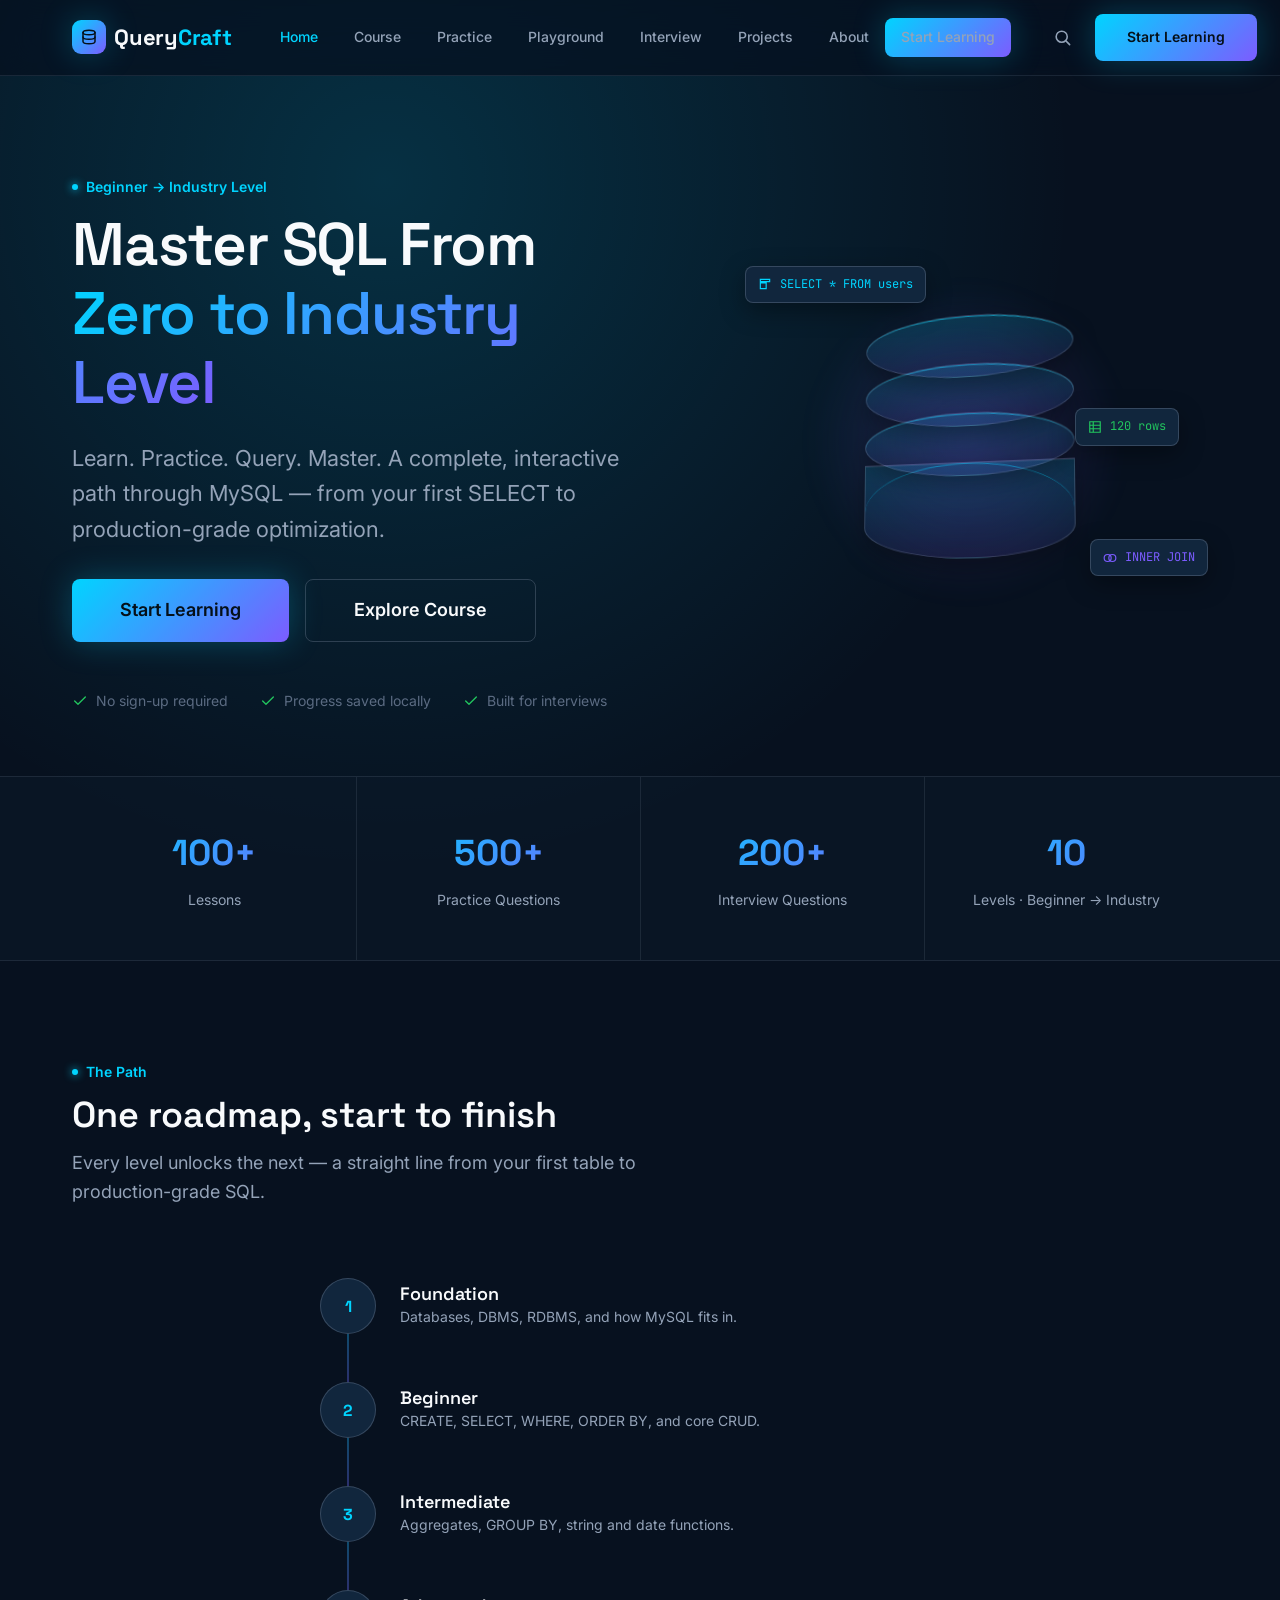
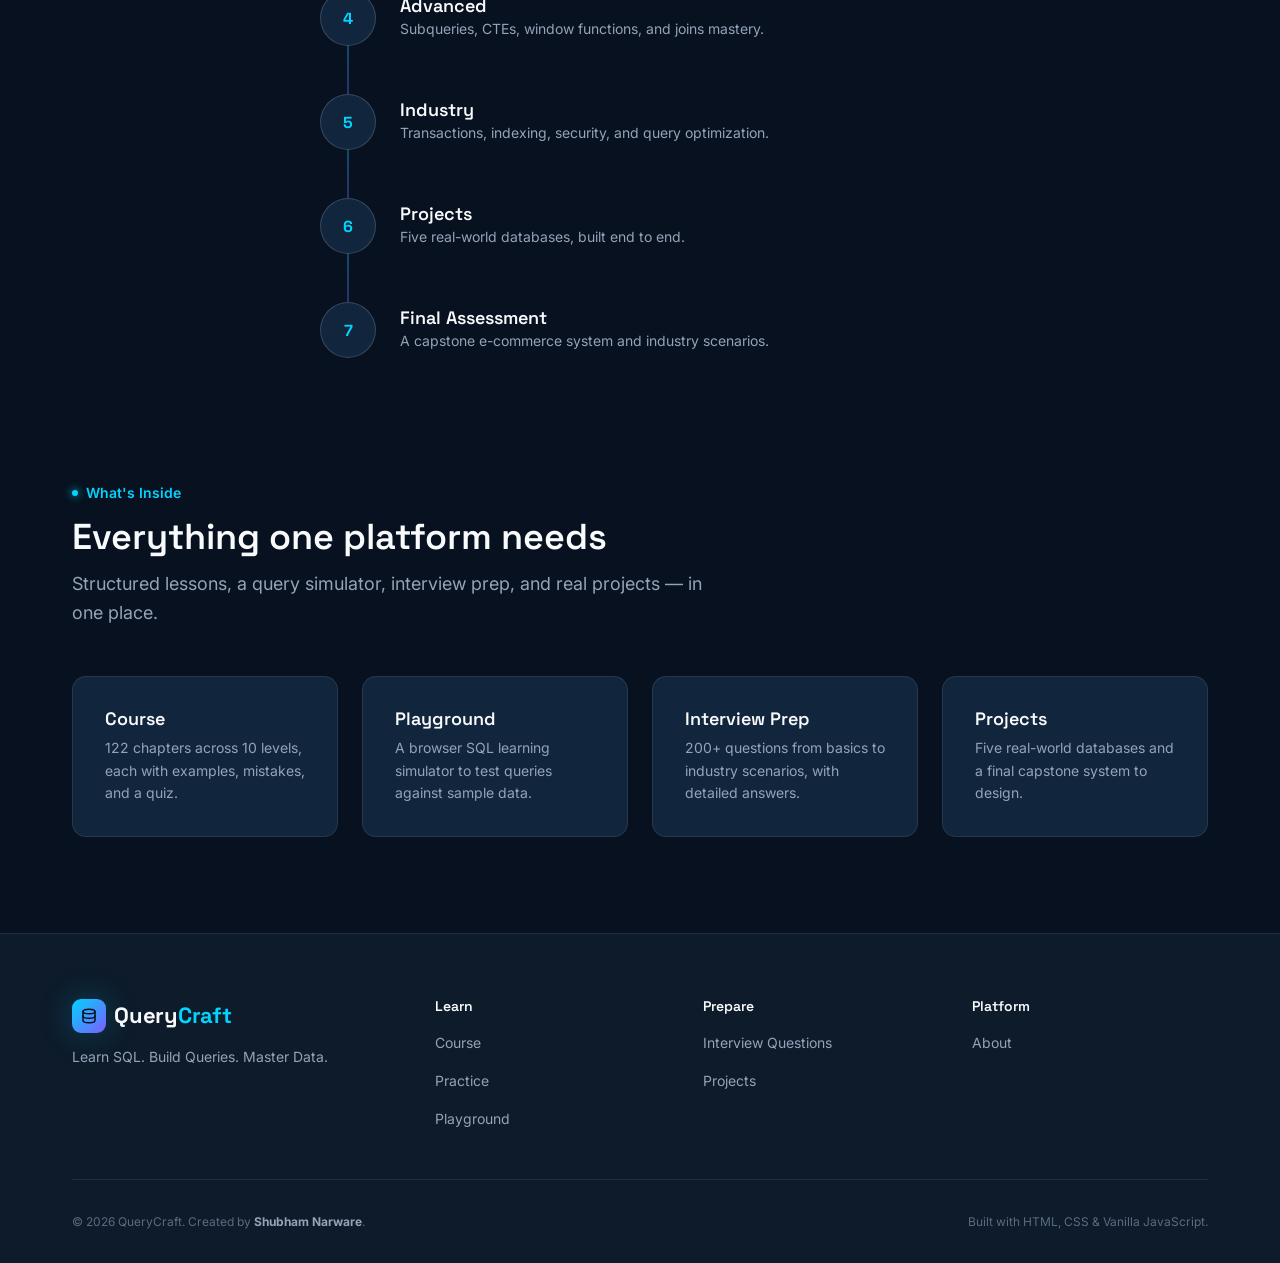
<file: index.html>
<!DOCTYPE html>
<html lang="en">
<head>
<meta charset="UTF-8">
<meta name="viewport" content="width=device-width, initial-scale=1.0">
<title>QueryCraft — Learn SQL. Build Queries. Master Data.</title>
<meta name="description" content="QueryCraft is an interactive SQL learning platform taking you from complete beginner to industry-ready MySQL developer.">
<link rel="stylesheet" href="css/variables.css">
<link rel="stylesheet" href="css/style.css">
<link rel="stylesheet" href="css/responsive.css">
<link rel="stylesheet" href="css/animations.css">
</head>
<body>

<a class="skip-link" href="#main">Skip to content</a>

<header class="site-header">
  <div class="container header-inner">
    <a href="index.html" class="logo">
      <span class="logo-mark">
        <svg viewBox="0 0 24 24" fill="none" stroke="#051019" stroke-width="2" stroke-linecap="round" stroke-linejoin="round">
          <ellipse cx="12" cy="6" rx="8" ry="3"></ellipse>
          <path d="M4 6v6c0 1.66 3.58 3 8 3s8-1.34 8-3V6"></path>
          <path d="M4 12v6c0 1.66 3.58 3 8 3s8-1.34 8-3v-6"></path>
        </svg>
      </span>
      <span>Query<span class="logo-text-craft">Craft</span></span>
    </a>

    <button class="nav-toggle" aria-label="Toggle navigation" aria-expanded="false" aria-controls="main-nav">
      <svg viewBox="0 0 24 24" fill="none" stroke="currentColor" stroke-width="2" stroke-linecap="round"><line x1="4" y1="7" x2="20" y2="7"></line><line x1="4" y1="12" x2="20" y2="12"></line><line x1="4" y1="17" x2="20" y2="17"></line></svg>
    </button>

    <nav class="main-nav" id="main-nav" aria-label="Primary">
      <ul>
        <li><a href="index.html">Home</a></li>
        <li><a href="course.html">Course</a></li>
        <li><a href="practice.html">Practice</a></li>
        <li><a href="playground.html">Playground</a></li>
        <li><a href="interview.html">Interview</a></li>
        <li><a href="projects.html">Projects</a></li>
        <li><a href="about.html">About</a></li>
      </ul>
      <a href="course.html" class="btn btn-primary btn-block mobile-cta">Start Learning</a>
    </nav>

    <div class="header-actions">
      <button class="icon-btn" aria-label="Search">
        <svg viewBox="0 0 24 24" fill="none" stroke="currentColor" stroke-width="2" stroke-linecap="round" stroke-linejoin="round"><circle cx="11" cy="11" r="7"></circle><line x1="21" y1="21" x2="16.65" y2="16.65"></line></svg>
      </button>
      <a href="course.html" class="btn btn-primary desktop-only">Start Learning</a>
    </div>
  </div>
</header>

<main id="main">

  <!-- ============ HERO ============ -->
  <section class="hero">
    <div class="container hero-inner">
      <div class="hero-copy reveal">
        <span class="eyebrow">Beginner → Industry Level</span>
        <h1>Master SQL From <span class="highlight">Zero to Industry Level</span></h1>
        <p class="hero-sub">Learn. Practice. Query. Master. A complete, interactive path through MySQL — from your first SELECT to production-grade optimization.</p>
        <div class="hero-ctas">
          <a href="course.html" class="btn btn-primary btn-lg">Start Learning</a>
          <a href="course.html" class="btn btn-ghost btn-lg">Explore Course</a>
        </div>
        <ul class="hero-meta">
          <li><svg viewBox="0 0 24 24" fill="none" stroke="currentColor" stroke-width="2" stroke-linecap="round" stroke-linejoin="round"><polyline points="20 6 9 17 4 12"></polyline></svg>No sign-up required</li>
          <li><svg viewBox="0 0 24 24" fill="none" stroke="currentColor" stroke-width="2" stroke-linecap="round" stroke-linejoin="round"><polyline points="20 6 9 17 4 12"></polyline></svg>Progress saved locally</li>
          <li><svg viewBox="0 0 24 24" fill="none" stroke="currentColor" stroke-width="2" stroke-linecap="round" stroke-linejoin="round"><polyline points="20 6 9 17 4 12"></polyline></svg>Built for interviews</li>
        </ul>
      </div>

      <div class="db-visual reveal" aria-hidden="true">
        <div class="db-glow"></div>
        <div class="db-stack">
          <div class="db-disc"></div>
          <div class="db-disc"></div>
          <div class="db-disc"></div>
          <div class="db-disc"></div>
        </div>
        <div class="db-badge db-badge--select">
          <svg viewBox="0 0 24 24" fill="none" stroke="currentColor" stroke-width="2"><path d="M4 4h16v4H4zM4 10h10v10H4z"></path></svg>
          SELECT * FROM users
        </div>
        <div class="db-badge db-badge--join">
          <svg viewBox="0 0 24 24" fill="none" stroke="currentColor" stroke-width="2"><circle cx="8" cy="12" r="6"></circle><circle cx="16" cy="12" r="6"></circle></svg>
          INNER JOIN
        </div>
        <div class="db-badge db-badge--rows">
          <svg viewBox="0 0 24 24" fill="none" stroke="currentColor" stroke-width="2"><path d="M3 3h18v18H3z"></path><path d="M3 9h18M3 15h18M9 3v18"></path></svg>
          120 rows
        </div>
      </div>
    </div>
  </section>

  <!-- ============ STATS ============ -->
  <section class="stats-strip">
    <div class="container">
      <div class="stats-grid">
        <div class="stat"><span class="stat-num">100+</span><span class="stat-label">Lessons</span></div>
        <div class="stat"><span class="stat-num">500+</span><span class="stat-label">Practice Questions</span></div>
        <div class="stat"><span class="stat-num">200+</span><span class="stat-label">Interview Questions</span></div>
        <div class="stat"><span class="stat-num">10</span><span class="stat-label">Levels · Beginner → Industry</span></div>
      </div>
    </div>
  </section>

  <!-- ============ ROADMAP ============ -->
  <section class="section">
    <div class="container">
      <div class="section-head observe-fade">
        <span class="eyebrow">The Path</span>
        <h2>One roadmap, start to finish</h2>
        <p>Every level unlocks the next — a straight line from your first table to production-grade SQL.</p>
      </div>

      <div class="roadmap observe-fade">
        <ol class="roadmap-track">
          <li class="roadmap-step">
            <div class="roadmap-node">1</div>
            <div class="roadmap-body"><h3>Foundation</h3><p>Databases, DBMS, RDBMS, and how MySQL fits in.</p></div>
          </li>
          <li class="roadmap-step">
            <div class="roadmap-node">2</div>
            <div class="roadmap-body"><h3>Beginner</h3><p>CREATE, SELECT, WHERE, ORDER BY, and core CRUD.</p></div>
          </li>
          <li class="roadmap-step">
            <div class="roadmap-node">3</div>
            <div class="roadmap-body"><h3>Intermediate</h3><p>Aggregates, GROUP BY, string and date functions.</p></div>
          </li>
          <li class="roadmap-step">
            <div class="roadmap-node">4</div>
            <div class="roadmap-body"><h3>Advanced</h3><p>Subqueries, CTEs, window functions, and joins mastery.</p></div>
          </li>
          <li class="roadmap-step">
            <div class="roadmap-node">5</div>
            <div class="roadmap-body"><h3>Industry</h3><p>Transactions, indexing, security, and query optimization.</p></div>
          </li>
          <li class="roadmap-step">
            <div class="roadmap-node">6</div>
            <div class="roadmap-body"><h3>Projects</h3><p>Five real-world databases, built end to end.</p></div>
          </li>
          <li class="roadmap-step">
            <div class="roadmap-node">7</div>
            <div class="roadmap-body"><h3>Final Assessment</h3><p>A capstone e-commerce system and industry scenarios.</p></div>
          </li>
        </ol>
      </div>
    </div>
  </section>

  <!-- ============ WHAT'S INSIDE ============ -->
  <section class="section" style="padding-top:0;">
    <div class="container">
      <div class="section-head observe-fade">
        <span class="eyebrow">What's Inside</span>
        <h2>Everything one platform needs</h2>
        <p>Structured lessons, a query simulator, interview prep, and real projects — in one place.</p>
      </div>
      <div class="observe-fade" style="display:grid;grid-template-columns:repeat(4,1fr);gap:var(--sp-5);">
        <div class="card">
          <h3 style="font-size:var(--fs-md);margin-bottom:var(--sp-2);">Course</h3>
          <p style="color:var(--text-muted);font-size:var(--fs-sm);">122 chapters across 10 levels, each with examples, mistakes, and a quiz.</p>
        </div>
        <div class="card">
          <h3 style="font-size:var(--fs-md);margin-bottom:var(--sp-2);">Playground</h3>
          <p style="color:var(--text-muted);font-size:var(--fs-sm);">A browser SQL learning simulator to test queries against sample data.</p>
        </div>
        <div class="card">
          <h3 style="font-size:var(--fs-md);margin-bottom:var(--sp-2);">Interview Prep</h3>
          <p style="color:var(--text-muted);font-size:var(--fs-sm);">200+ questions from basics to industry scenarios, with detailed answers.</p>
        </div>
        <div class="card">
          <h3 style="font-size:var(--fs-md);margin-bottom:var(--sp-2);">Projects</h3>
          <p style="color:var(--text-muted);font-size:var(--fs-sm);">Five real-world databases and a final capstone system to design.</p>
        </div>
      </div>
    </div>
  </section>

</main>

<footer class="site-footer">
  <div class="container">
    <div class="footer-grid">
      <div class="footer-brand">
        <a href="index.html" class="logo">
          <span class="logo-mark">
            <svg viewBox="0 0 24 24" fill="none" stroke="#051019" stroke-width="2" stroke-linecap="round" stroke-linejoin="round">
              <ellipse cx="12" cy="6" rx="8" ry="3"></ellipse>
              <path d="M4 6v6c0 1.66 3.58 3 8 3s8-1.34 8-3V6"></path>
              <path d="M4 12v6c0 1.66 3.58 3 8 3s8-1.34 8-3v-6"></path>
            </svg>
          </span>
          <span>Query<span class="logo-text-craft">Craft</span></span>
        </a>
        <p class="footer-tagline">Learn SQL. Build Queries. Master Data.</p>
      </div>
      <div class="footer-col">
        <h4>Learn</h4>
        <ul>
          <li><a href="course.html">Course</a></li>
          <li><a href="practice.html">Practice</a></li>
          <li><a href="playground.html">Playground</a></li>
        </ul>
      </div>
      <div class="footer-col">
        <h4>Prepare</h4>
        <ul>
          <li><a href="interview.html">Interview Questions</a></li>
          <li><a href="projects.html">Projects</a></li>
        </ul>
      </div>
      <div class="footer-col">
        <h4>Platform</h4>
        <ul>
          <li><a href="about.html">About</a></li>
        </ul>
      </div>
    </div>
    <div class="footer-bottom">
      <span>© <span data-year>2026</span> QueryCraft. Created by <strong>Shubham Narware</strong>.</span>
      <span>Built with HTML, CSS &amp; Vanilla JavaScript.</span>
    </div>
  </div>
</footer>

<script src="js/data.js"></script>
<script src="js/navigation.js"></script>
<script src="js/app.js"></script>
</body>
</html>
</file>
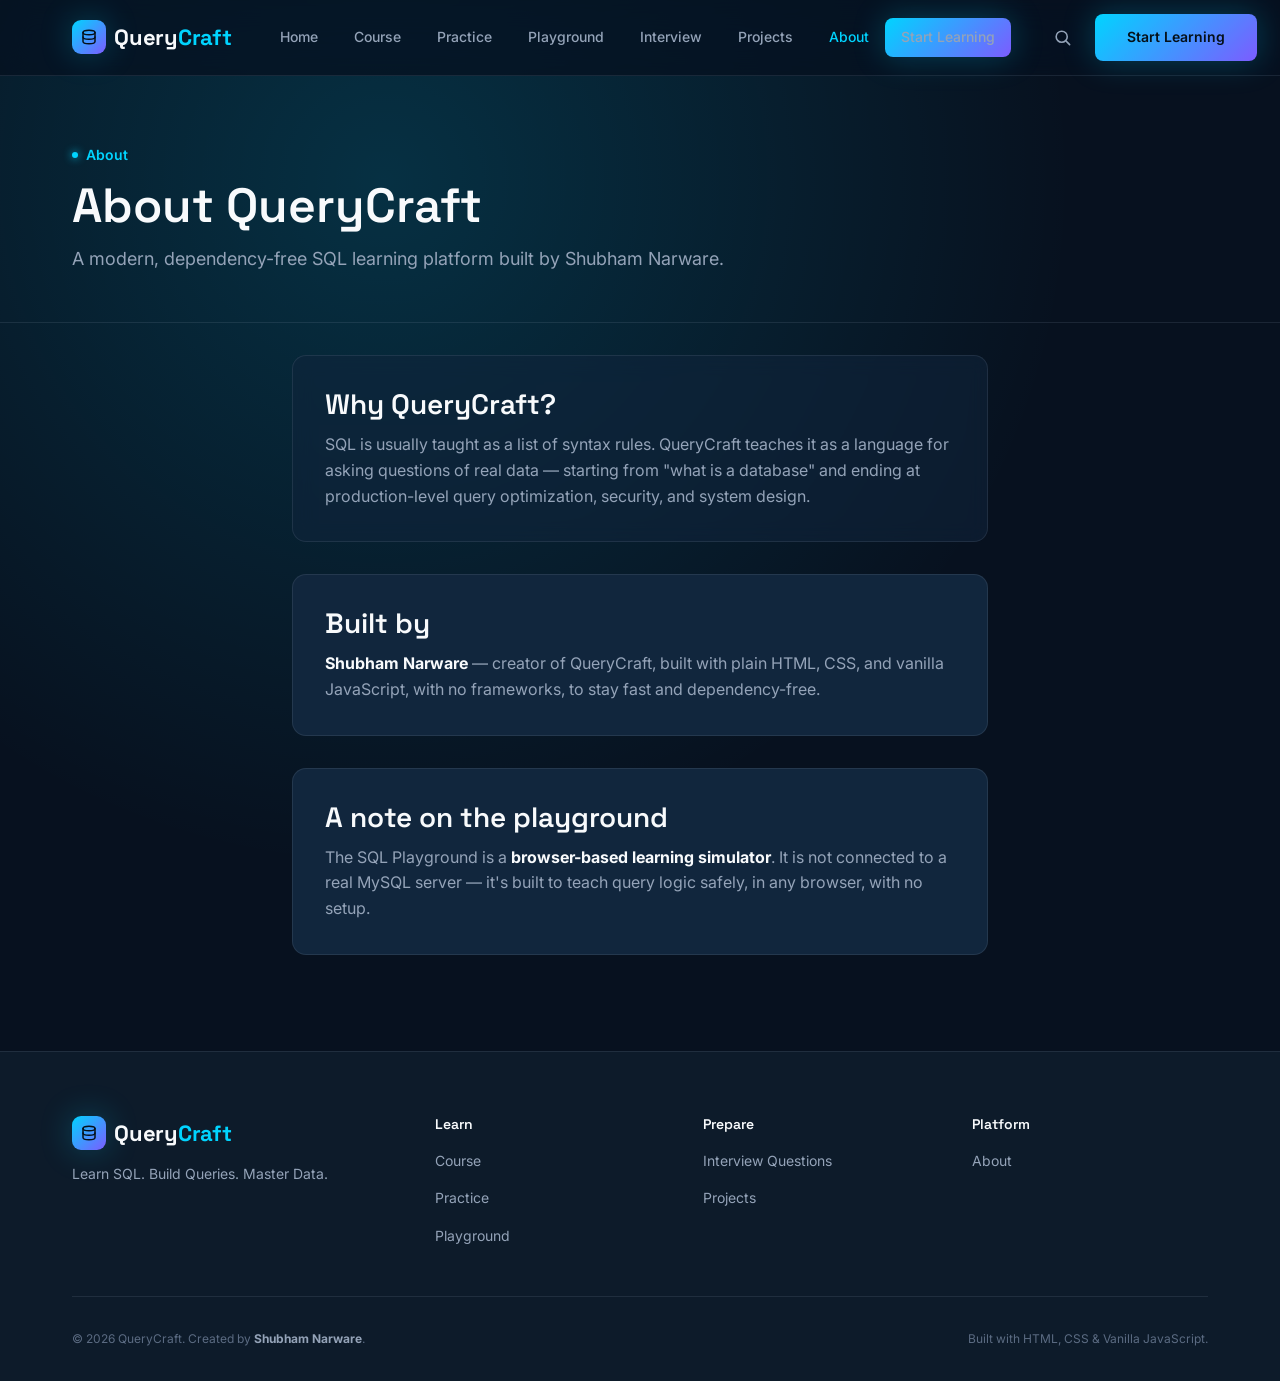
<file: about.html>
<!DOCTYPE html>
<html lang="en">
<head>
<meta charset="UTF-8">
<meta name="viewport" content="width=device-width, initial-scale=1.0">
<title>About — QueryCraft</title>
<meta name="description" content="A modern, dependency-free SQL learning platform built by Shubham Narware.">
<link rel="stylesheet" href="css/variables.css">
<link rel="stylesheet" href="css/style.css">
<link rel="stylesheet" href="css/responsive.css">
<link rel="stylesheet" href="css/animations.css">
</head>
<body>

<a class="skip-link" href="#main">Skip to content</a>

<header class="site-header">
  <div class="container header-inner">
    <a href="index.html" class="logo">
      <span class="logo-mark">
        <svg viewBox="0 0 24 24" fill="none" stroke="#051019" stroke-width="2" stroke-linecap="round" stroke-linejoin="round">
          <ellipse cx="12" cy="6" rx="8" ry="3"></ellipse>
          <path d="M4 6v6c0 1.66 3.58 3 8 3s8-1.34 8-3V6"></path>
          <path d="M4 12v6c0 1.66 3.58 3 8 3s8-1.34 8-3v-6"></path>
        </svg>
      </span>
      <span>Query<span class="logo-text-craft">Craft</span></span>
    </a>

    <button class="nav-toggle" aria-label="Toggle navigation" aria-expanded="false" aria-controls="main-nav">
      <svg viewBox="0 0 24 24" fill="none" stroke="currentColor" stroke-width="2" stroke-linecap="round"><line x1="4" y1="7" x2="20" y2="7"></line><line x1="4" y1="12" x2="20" y2="12"></line><line x1="4" y1="17" x2="20" y2="17"></line></svg>
    </button>

    <nav class="main-nav" id="main-nav" aria-label="Primary">
      <ul>
        <li><a href="index.html">Home</a></li>
        <li><a href="course.html">Course</a></li>
        <li><a href="practice.html">Practice</a></li>
        <li><a href="playground.html">Playground</a></li>
        <li><a href="interview.html">Interview</a></li>
        <li><a href="projects.html">Projects</a></li>
        <li><a href="about.html">About</a></li>
      </ul>
      <a href="course.html" class="btn btn-primary btn-block mobile-cta">Start Learning</a>
    </nav>

    <div class="header-actions">
      <button class="icon-btn" aria-label="Search">
        <svg viewBox="0 0 24 24" fill="none" stroke="currentColor" stroke-width="2" stroke-linecap="round" stroke-linejoin="round"><circle cx="11" cy="11" r="7"></circle><line x1="21" y1="21" x2="16.65" y2="16.65"></line></svg>
      </button>
      <a href="course.html" class="btn btn-primary desktop-only">Start Learning</a>
    </div>
  </div>
</header>

<main id="main">
  <section class="page-hero">
    <div class="container">
      <span class="eyebrow">About</span>
      <h1>About QueryCraft</h1>
      <p>A modern, dependency-free SQL learning platform built by Shubham Narware.</p>
    </div>
  </section>

  <section class="section" style="padding-top:var(--sp-6);">
    <div class="container" style="max-width:760px;">
      <div class="card card-glass" style="margin-bottom:var(--sp-6);">
        <h2 style="font-size:var(--fs-xl);margin-bottom:var(--sp-3);">Why QueryCraft?</h2>
        <p style="color:var(--text-muted);">SQL is usually taught as a list of syntax rules. QueryCraft teaches it as a language for asking questions of real data — starting from "what is a database" and ending at production-level query optimization, security, and system design.</p>
      </div>
      <div class="card" style="margin-bottom:var(--sp-6);">
        <h2 style="font-size:var(--fs-xl);margin-bottom:var(--sp-3);">Built by</h2>
        <p style="color:var(--text-muted);"><strong style="color:var(--text);">Shubham Narware</strong> — creator of QueryCraft, built with plain HTML, CSS, and vanilla JavaScript, with no frameworks, to stay fast and dependency-free.</p>
      </div>
      <div class="card">
        <h2 style="font-size:var(--fs-xl);margin-bottom:var(--sp-3);">A note on the playground</h2>
        <p style="color:var(--text-muted);">The SQL Playground is a <strong style="color:var(--text);">browser-based learning simulator</strong>. It is not connected to a real MySQL server — it's built to teach query logic safely, in any browser, with no setup.</p>
      </div>
    </div>
  </section>

</main>

<footer class="site-footer">
  <div class="container">
    <div class="footer-grid">
      <div class="footer-brand">
        <a href="index.html" class="logo">
          <span class="logo-mark">
            <svg viewBox="0 0 24 24" fill="none" stroke="#051019" stroke-width="2" stroke-linecap="round" stroke-linejoin="round">
              <ellipse cx="12" cy="6" rx="8" ry="3"></ellipse>
              <path d="M4 6v6c0 1.66 3.58 3 8 3s8-1.34 8-3V6"></path>
              <path d="M4 12v6c0 1.66 3.58 3 8 3s8-1.34 8-3v-6"></path>
            </svg>
          </span>
          <span>Query<span class="logo-text-craft">Craft</span></span>
        </a>
        <p class="footer-tagline">Learn SQL. Build Queries. Master Data.</p>
      </div>
      <div class="footer-col">
        <h4>Learn</h4>
        <ul>
          <li><a href="course.html">Course</a></li>
          <li><a href="practice.html">Practice</a></li>
          <li><a href="playground.html">Playground</a></li>
        </ul>
      </div>
      <div class="footer-col">
        <h4>Prepare</h4>
        <ul>
          <li><a href="interview.html">Interview Questions</a></li>
          <li><a href="projects.html">Projects</a></li>
        </ul>
      </div>
      <div class="footer-col">
        <h4>Platform</h4>
        <ul>
          <li><a href="about.html">About</a></li>
        </ul>
      </div>
    </div>
    <div class="footer-bottom">
      <span>© <span data-year>2026</span> QueryCraft. Created by <strong>Shubham Narware</strong>.</span>
      <span>Built with HTML, CSS &amp; Vanilla JavaScript.</span>
    </div>
  </div>
</footer>

<script src="js/data.js"></script>
<script src="js/navigation.js"></script>
<script src="js/app.js"></script>
</body>
</html>
</file>
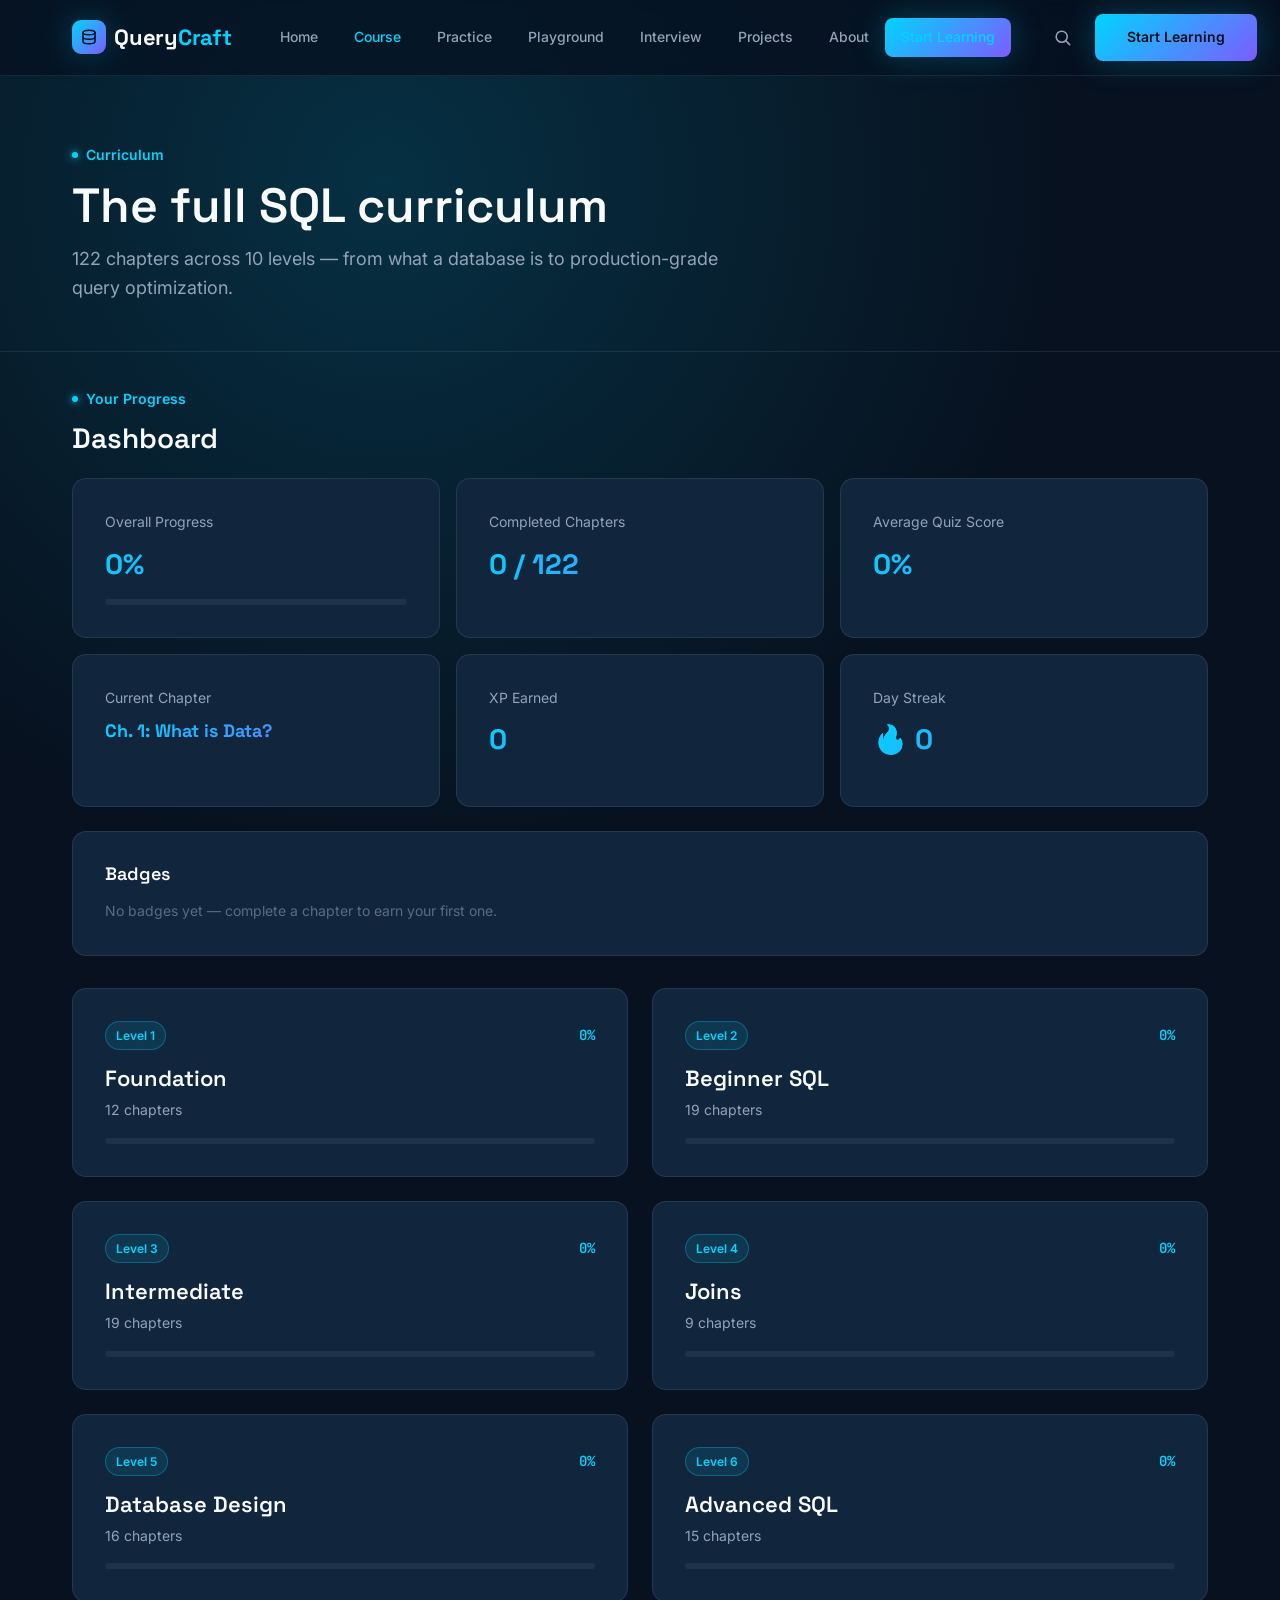
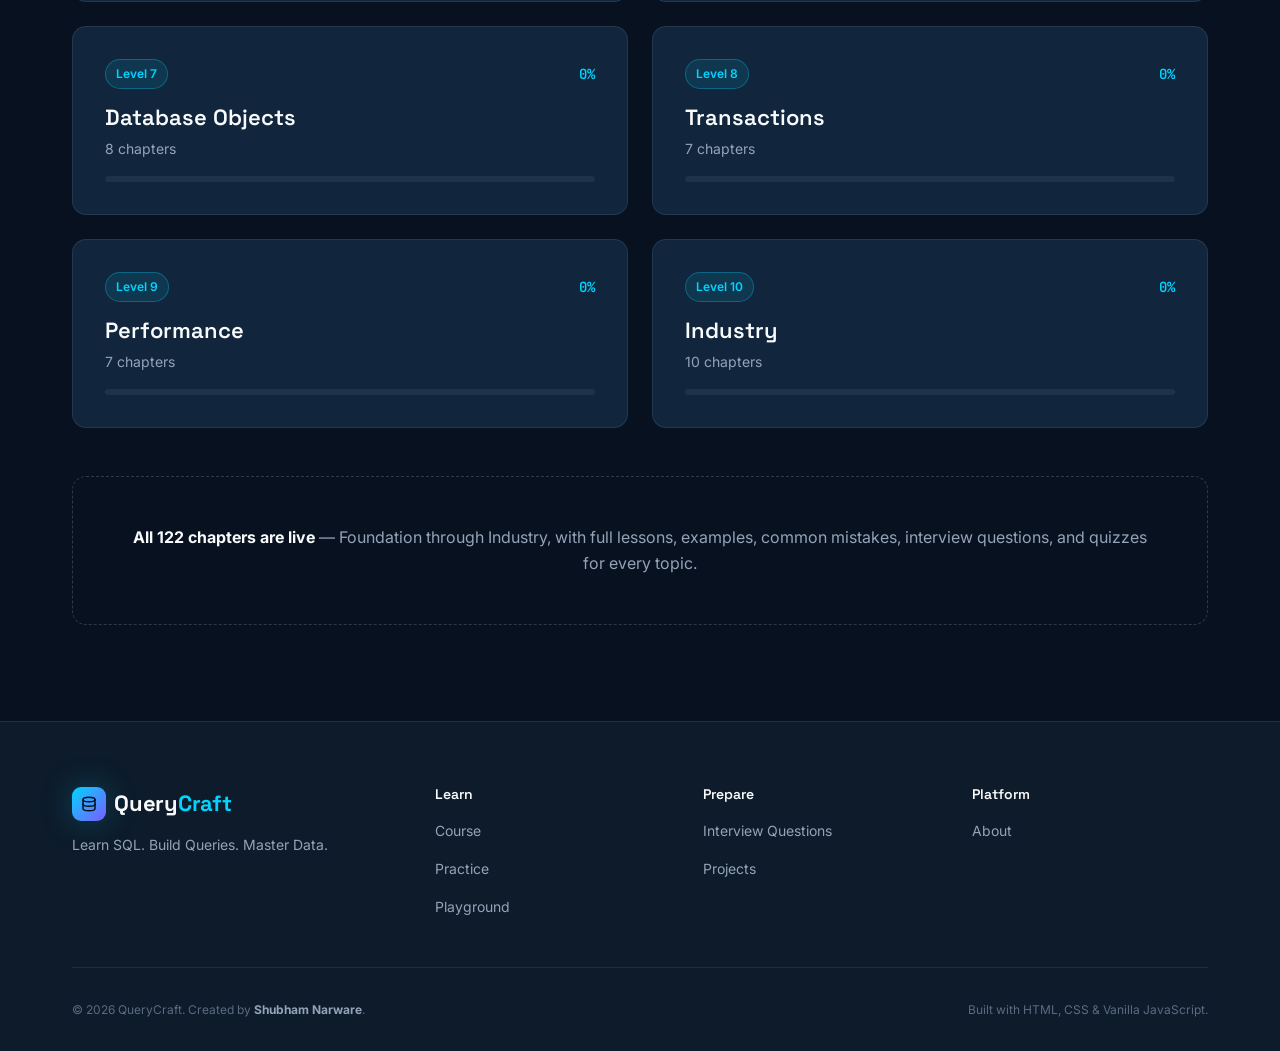
<file: course.html>
<!DOCTYPE html>
<html lang="en">
<head>
<meta charset="UTF-8">
<meta name="viewport" content="width=device-width, initial-scale=1.0">
<title>Course — QueryCraft</title>
<meta name="description" content="122 chapters across 10 levels — from what a database is to production-grade query optimization.">
<link rel="stylesheet" href="css/variables.css">
<link rel="stylesheet" href="css/style.css">
<link rel="stylesheet" href="css/responsive.css">
<link rel="stylesheet" href="css/animations.css">
</head>
<body>

<a class="skip-link" href="#main">Skip to content</a>

<header class="site-header">
  <div class="container header-inner">
    <a href="index.html" class="logo">
      <span class="logo-mark">
        <svg viewBox="0 0 24 24" fill="none" stroke="#051019" stroke-width="2" stroke-linecap="round" stroke-linejoin="round">
          <ellipse cx="12" cy="6" rx="8" ry="3"></ellipse>
          <path d="M4 6v6c0 1.66 3.58 3 8 3s8-1.34 8-3V6"></path>
          <path d="M4 12v6c0 1.66 3.58 3 8 3s8-1.34 8-3v-6"></path>
        </svg>
      </span>
      <span>Query<span class="logo-text-craft">Craft</span></span>
    </a>

    <button class="nav-toggle" aria-label="Toggle navigation" aria-expanded="false" aria-controls="main-nav">
      <svg viewBox="0 0 24 24" fill="none" stroke="currentColor" stroke-width="2" stroke-linecap="round"><line x1="4" y1="7" x2="20" y2="7"></line><line x1="4" y1="12" x2="20" y2="12"></line><line x1="4" y1="17" x2="20" y2="17"></line></svg>
    </button>

    <nav class="main-nav" id="main-nav" aria-label="Primary">
      <ul>
        <li><a href="index.html">Home</a></li>
        <li><a href="course.html">Course</a></li>
        <li><a href="practice.html">Practice</a></li>
        <li><a href="playground.html">Playground</a></li>
        <li><a href="interview.html">Interview</a></li>
        <li><a href="projects.html">Projects</a></li>
        <li><a href="about.html">About</a></li>
      </ul>
      <a href="course.html" class="btn btn-primary btn-block mobile-cta">Start Learning</a>
    </nav>

    <div class="header-actions">
      <button class="icon-btn" aria-label="Search">
        <svg viewBox="0 0 24 24" fill="none" stroke="currentColor" stroke-width="2" stroke-linecap="round" stroke-linejoin="round"><circle cx="11" cy="11" r="7"></circle><line x1="21" y1="21" x2="16.65" y2="16.65"></line></svg>
      </button>
      <a href="course.html" class="btn btn-primary desktop-only">Start Learning</a>
    </div>
  </div>
</header>

<main id="main">
  <section class="page-hero">
    <div class="container">
      <span class="eyebrow">Curriculum</span>
      <h1>The full SQL curriculum</h1>
      <p>122 chapters across 10 levels — from what a database is to production-grade query optimization.</p>
    </div>
  </section>

  <section class="section" style="padding-top:var(--sp-6);padding-bottom:0;">
    <div class="container">
      <div class="section-head" style="margin-bottom:var(--sp-5);">
        <span class="eyebrow">Your Progress</span>
        <h2 style="font-size:var(--fs-xl);">Dashboard</h2>
      </div>
      <div id="dashboard-app"></div>
    </div>
  </section>

  <section class="section" style="padding-top:var(--sp-6);">
    <div class="container">
      <div id="course-app">
        <div class="empty-note">Loading course content…</div>
      </div>
      <div class="empty-note" style="margin-top:var(--sp-7);">
        <strong>All 122 chapters are live</strong> — Foundation through Industry, with full lessons, examples, common mistakes, interview questions, and quizzes for every topic.
      </div>
    </div>
  </section>

</main>

<footer class="site-footer">
  <div class="container">
    <div class="footer-grid">
      <div class="footer-brand">
        <a href="index.html" class="logo">
          <span class="logo-mark">
            <svg viewBox="0 0 24 24" fill="none" stroke="#051019" stroke-width="2" stroke-linecap="round" stroke-linejoin="round">
              <ellipse cx="12" cy="6" rx="8" ry="3"></ellipse>
              <path d="M4 6v6c0 1.66 3.58 3 8 3s8-1.34 8-3V6"></path>
              <path d="M4 12v6c0 1.66 3.58 3 8 3s8-1.34 8-3v-6"></path>
            </svg>
          </span>
          <span>Query<span class="logo-text-craft">Craft</span></span>
        </a>
        <p class="footer-tagline">Learn SQL. Build Queries. Master Data.</p>
      </div>
      <div class="footer-col">
        <h4>Learn</h4>
        <ul>
          <li><a href="course.html">Course</a></li>
          <li><a href="practice.html">Practice</a></li>
          <li><a href="playground.html">Playground</a></li>
        </ul>
      </div>
      <div class="footer-col">
        <h4>Prepare</h4>
        <ul>
          <li><a href="interview.html">Interview Questions</a></li>
          <li><a href="projects.html">Projects</a></li>
        </ul>
      </div>
      <div class="footer-col">
        <h4>Platform</h4>
        <ul>
          <li><a href="about.html">About</a></li>
        </ul>
      </div>
    </div>
    <div class="footer-bottom">
      <span>© <span data-year>2026</span> QueryCraft. Created by <strong>Shubham Narware</strong>.</span>
      <span>Built with HTML, CSS &amp; Vanilla JavaScript.</span>
    </div>
  </div>
</footer>

<script src="js/data.js"></script>
<script src="js/navigation.js"></script>
<script src="js/app.js"></script>
<script src="js/course.js"></script>
</body>
</html>
</file>
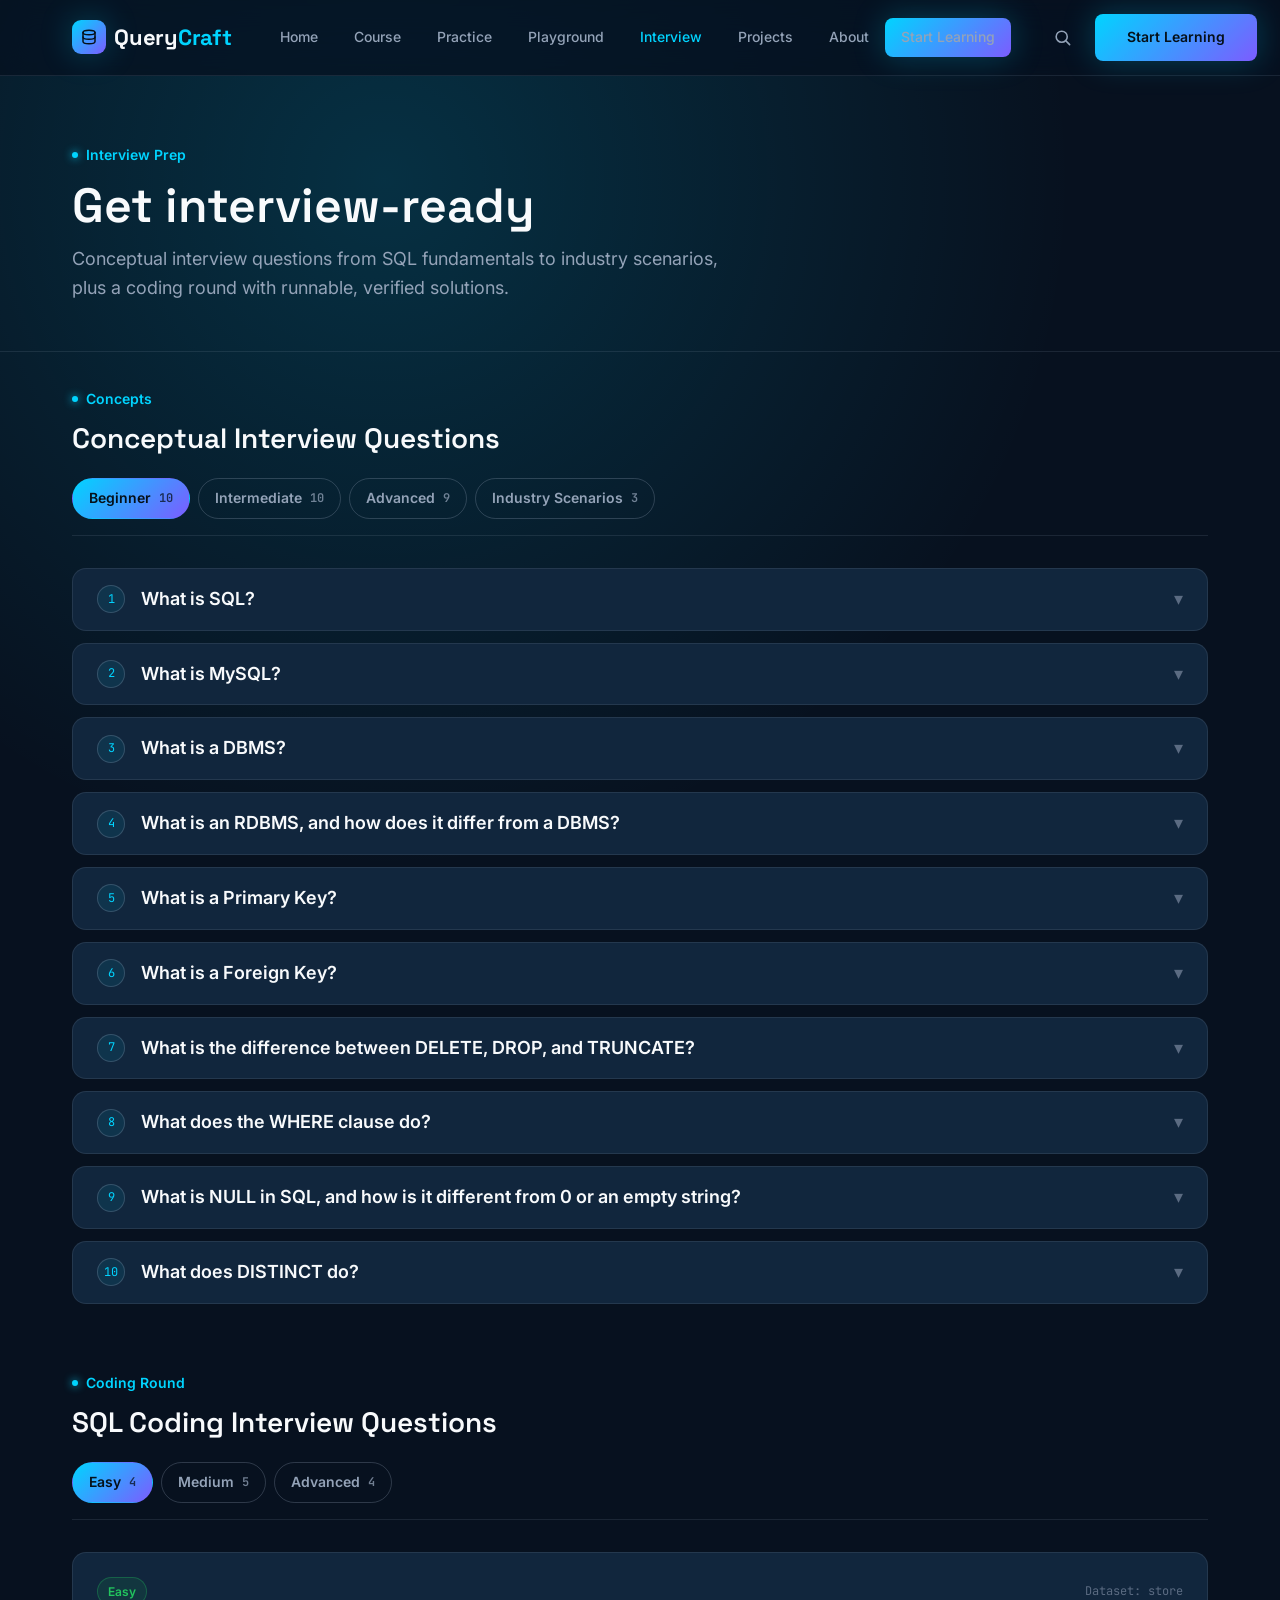
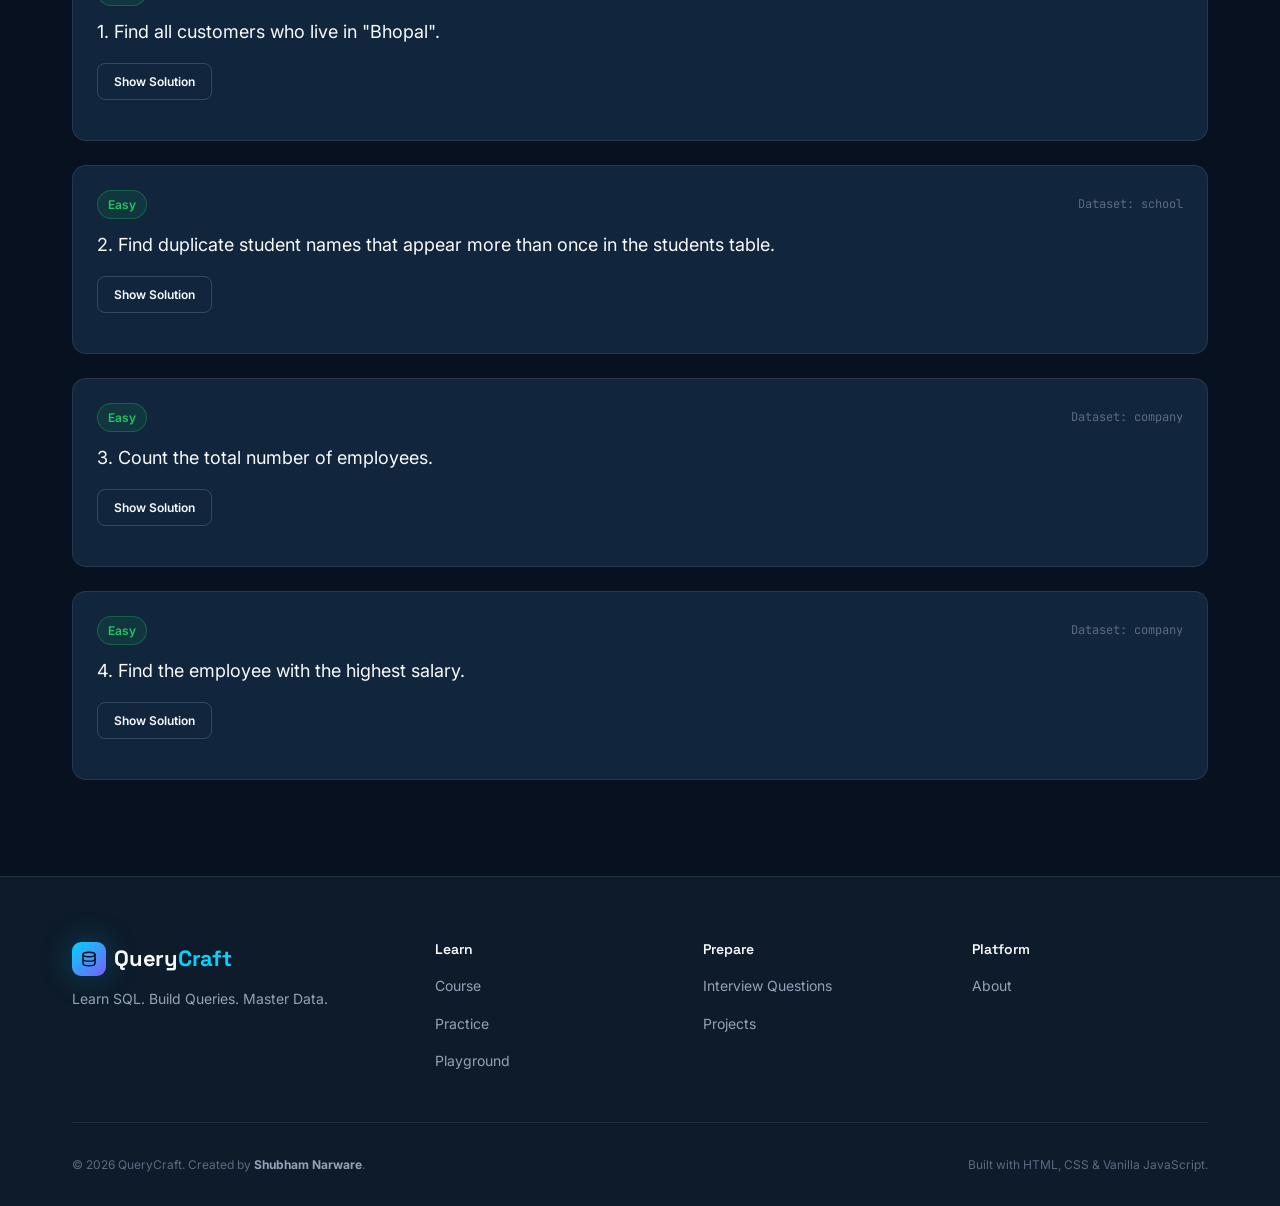
<file: interview.html>
<!DOCTYPE html>
<html lang="en">
<head>
<meta charset="UTF-8">
<meta name="viewport" content="width=device-width, initial-scale=1.0">
<title>Interview Preparation — QueryCraft</title>
<meta name="description" content="Real SQL interview questions across Beginner, Intermediate, Advanced, and Industry Scenarios, plus a coding round with runnable solutions.">
<link rel="stylesheet" href="css/variables.css">
<link rel="stylesheet" href="css/style.css">
<link rel="stylesheet" href="css/responsive.css">
<link rel="stylesheet" href="css/animations.css">
</head>
<body>

<a class="skip-link" href="#main">Skip to content</a>

<header class="site-header">
  <div class="container header-inner">
    <a href="index.html" class="logo">
      <span class="logo-mark">
        <svg viewBox="0 0 24 24" fill="none" stroke="#051019" stroke-width="2" stroke-linecap="round" stroke-linejoin="round">
          <ellipse cx="12" cy="6" rx="8" ry="3"></ellipse>
          <path d="M4 6v6c0 1.66 3.58 3 8 3s8-1.34 8-3V6"></path>
          <path d="M4 12v6c0 1.66 3.58 3 8 3s8-1.34 8-3v-6"></path>
        </svg>
      </span>
      <span>Query<span class="logo-text-craft">Craft</span></span>
    </a>

    <button class="nav-toggle" aria-label="Toggle navigation" aria-expanded="false" aria-controls="main-nav">
      <svg viewBox="0 0 24 24" fill="none" stroke="currentColor" stroke-width="2" stroke-linecap="round"><line x1="4" y1="7" x2="20" y2="7"></line><line x1="4" y1="12" x2="20" y2="12"></line><line x1="4" y1="17" x2="20" y2="17"></line></svg>
    </button>

    <nav class="main-nav" id="main-nav" aria-label="Primary">
      <ul>
        <li><a href="index.html">Home</a></li>
        <li><a href="course.html">Course</a></li>
        <li><a href="practice.html">Practice</a></li>
        <li><a href="playground.html">Playground</a></li>
        <li><a href="interview.html">Interview</a></li>
        <li><a href="projects.html">Projects</a></li>
        <li><a href="about.html">About</a></li>
      </ul>
      <a href="course.html" class="btn btn-primary btn-block mobile-cta">Start Learning</a>
    </nav>

    <div class="header-actions">
      <button class="icon-btn" aria-label="Search">
        <svg viewBox="0 0 24 24" fill="none" stroke="currentColor" stroke-width="2" stroke-linecap="round" stroke-linejoin="round"><circle cx="11" cy="11" r="7"></circle><line x1="21" y1="21" x2="16.65" y2="16.65"></line></svg>
      </button>
      <a href="course.html" class="btn btn-primary desktop-only">Start Learning</a>
    </div>
  </div>
</header>

<main id="main">
  <section class="page-hero">
    <div class="container">
      <span class="eyebrow">Interview Prep</span>
      <h1>Get interview-ready</h1>
      <p>Conceptual interview questions from SQL fundamentals to industry scenarios, plus a coding round with runnable, verified solutions.</p>
    </div>
  </section>

  <section class="section" style="padding-top:var(--sp-6);">
    <div class="container">
      <div id="interview-app"></div>
    </div>
  </section>

</main>

<footer class="site-footer">
  <div class="container">
    <div class="footer-grid">
      <div class="footer-brand">
        <a href="index.html" class="logo">
          <span class="logo-mark">
            <svg viewBox="0 0 24 24" fill="none" stroke="#051019" stroke-width="2" stroke-linecap="round" stroke-linejoin="round">
              <ellipse cx="12" cy="6" rx="8" ry="3"></ellipse>
              <path d="M4 6v6c0 1.66 3.58 3 8 3s8-1.34 8-3V6"></path>
              <path d="M4 12v6c0 1.66 3.58 3 8 3s8-1.34 8-3v-6"></path>
            </svg>
          </span>
          <span>Query<span class="logo-text-craft">Craft</span></span>
        </a>
        <p class="footer-tagline">Learn SQL. Build Queries. Master Data.</p>
      </div>
      <div class="footer-col">
        <h4>Learn</h4>
        <ul>
          <li><a href="course.html">Course</a></li>
          <li><a href="practice.html">Practice</a></li>
          <li><a href="playground.html">Playground</a></li>
        </ul>
      </div>
      <div class="footer-col">
        <h4>Prepare</h4>
        <ul>
          <li><a href="interview.html">Interview Questions</a></li>
          <li><a href="projects.html">Projects</a></li>
        </ul>
      </div>
      <div class="footer-col">
        <h4>Platform</h4>
        <ul>
          <li><a href="about.html">About</a></li>
        </ul>
      </div>
    </div>
    <div class="footer-bottom">
      <span>© <span data-year>2026</span> QueryCraft. Created by <strong>Shubham Narware</strong>.</span>
      <span>Built with HTML, CSS &amp; Vanilla JavaScript.</span>
    </div>
  </div>
</footer>

<script src="js/data.js"></script>
<script src="js/navigation.js"></script>
<script src="js/app.js"></script>
<script src="js/sample-data.js"></script>
<script src="js/sql-engine.js"></script>
<script src="js/interview-data.js"></script>
<script src="js/interview.js"></script>
</body>
</html>
</file>
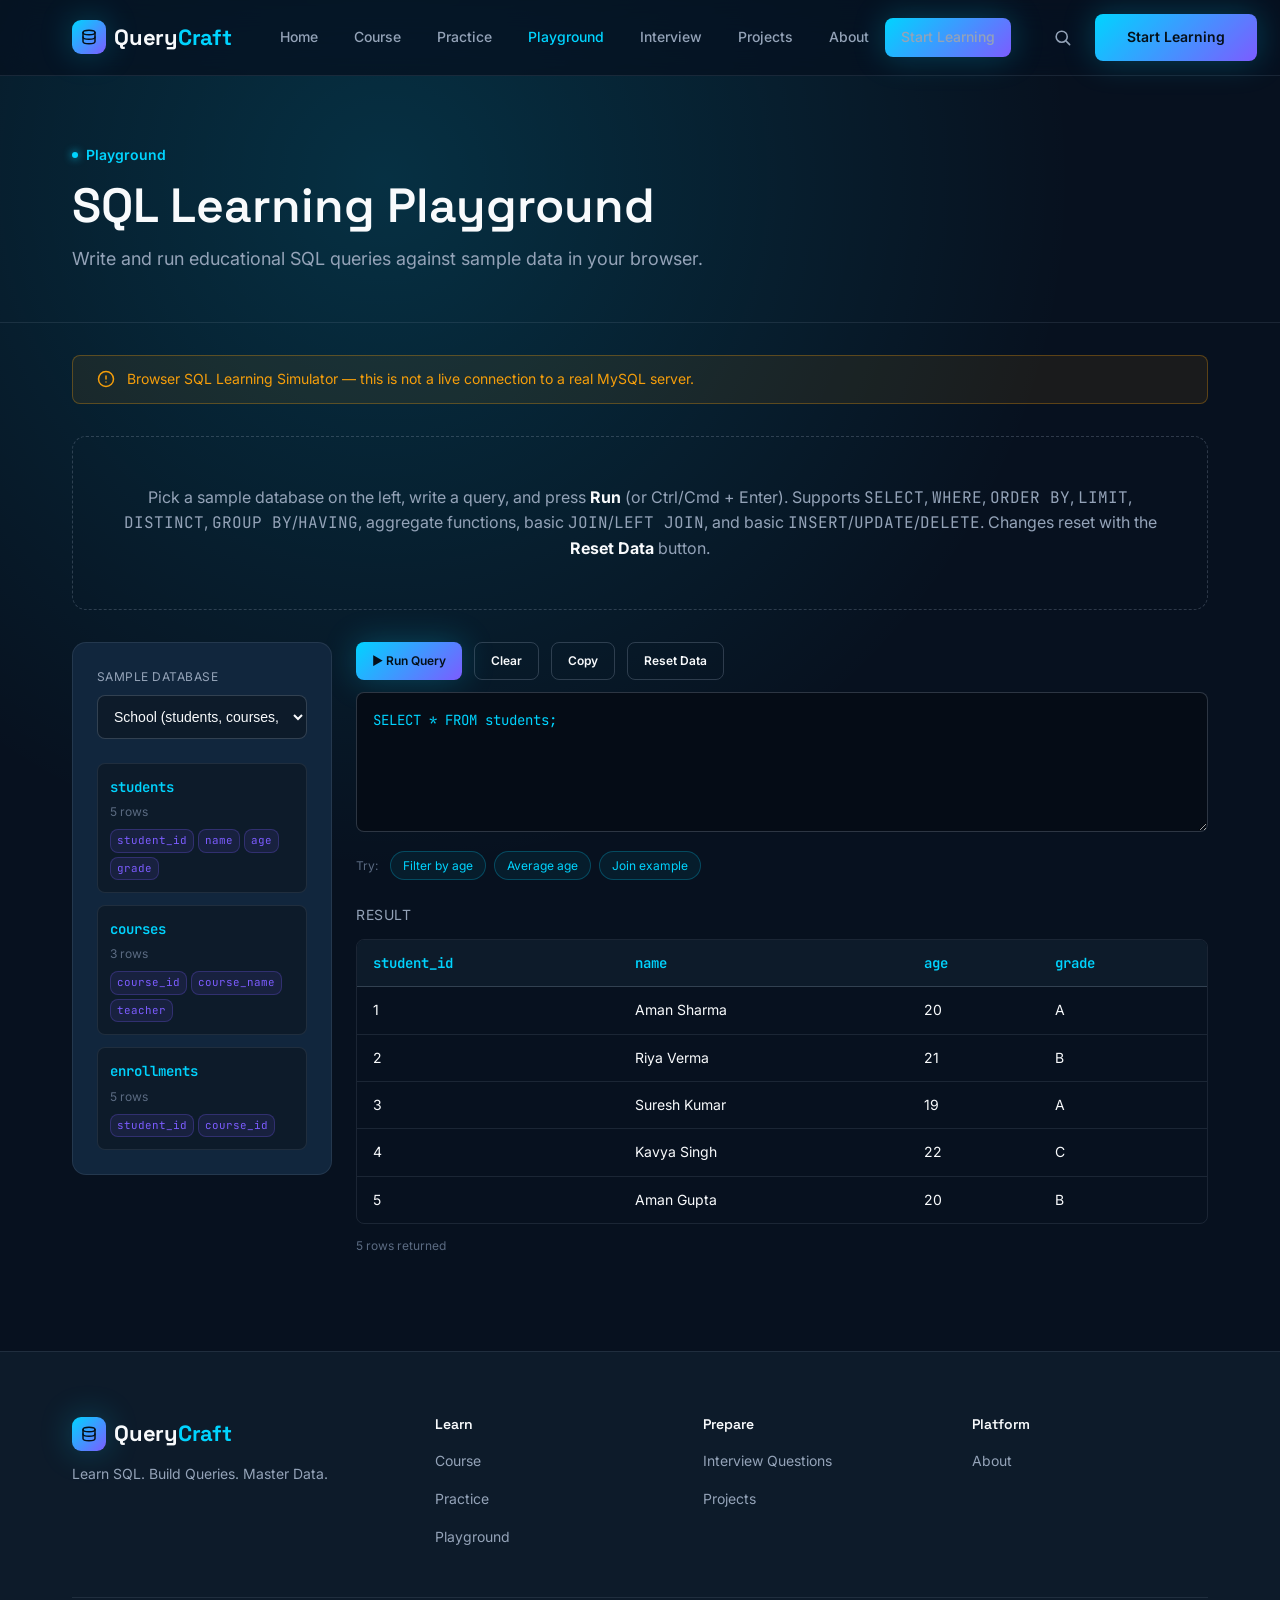
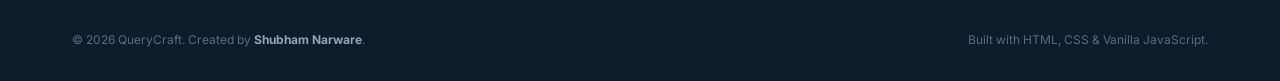
<file: playground.html>
<!DOCTYPE html>
<html lang="en">
<head>
<meta charset="UTF-8">
<meta name="viewport" content="width=device-width, initial-scale=1.0">
<title>Playground — QueryCraft</title>
<meta name="description" content="Write and run educational SQL queries against sample data in your browser.">
<link rel="stylesheet" href="css/variables.css">
<link rel="stylesheet" href="css/style.css">
<link rel="stylesheet" href="css/responsive.css">
<link rel="stylesheet" href="css/animations.css">
</head>
<body>

<a class="skip-link" href="#main">Skip to content</a>

<header class="site-header">
  <div class="container header-inner">
    <a href="index.html" class="logo">
      <span class="logo-mark">
        <svg viewBox="0 0 24 24" fill="none" stroke="#051019" stroke-width="2" stroke-linecap="round" stroke-linejoin="round">
          <ellipse cx="12" cy="6" rx="8" ry="3"></ellipse>
          <path d="M4 6v6c0 1.66 3.58 3 8 3s8-1.34 8-3V6"></path>
          <path d="M4 12v6c0 1.66 3.58 3 8 3s8-1.34 8-3v-6"></path>
        </svg>
      </span>
      <span>Query<span class="logo-text-craft">Craft</span></span>
    </a>

    <button class="nav-toggle" aria-label="Toggle navigation" aria-expanded="false" aria-controls="main-nav">
      <svg viewBox="0 0 24 24" fill="none" stroke="currentColor" stroke-width="2" stroke-linecap="round"><line x1="4" y1="7" x2="20" y2="7"></line><line x1="4" y1="12" x2="20" y2="12"></line><line x1="4" y1="17" x2="20" y2="17"></line></svg>
    </button>

    <nav class="main-nav" id="main-nav" aria-label="Primary">
      <ul>
        <li><a href="index.html">Home</a></li>
        <li><a href="course.html">Course</a></li>
        <li><a href="practice.html">Practice</a></li>
        <li><a href="playground.html">Playground</a></li>
        <li><a href="interview.html">Interview</a></li>
        <li><a href="projects.html">Projects</a></li>
        <li><a href="about.html">About</a></li>
      </ul>
      <a href="course.html" class="btn btn-primary btn-block mobile-cta">Start Learning</a>
    </nav>

    <div class="header-actions">
      <button class="icon-btn" aria-label="Search">
        <svg viewBox="0 0 24 24" fill="none" stroke="currentColor" stroke-width="2" stroke-linecap="round" stroke-linejoin="round"><circle cx="11" cy="11" r="7"></circle><line x1="21" y1="21" x2="16.65" y2="16.65"></line></svg>
      </button>
      <a href="course.html" class="btn btn-primary desktop-only">Start Learning</a>
    </div>
  </div>
</header>

<main id="main">
  <section class="page-hero">
    <div class="container">
      <span class="eyebrow">Playground</span>
      <h1>SQL Learning Playground</h1>
      <p>Write and run educational SQL queries against sample data in your browser.</p>
    </div>
  </section>

  <section class="section" style="padding-top:var(--sp-6);">
    <div class="container">
      <div class="sim-banner">
        <svg viewBox="0 0 24 24" fill="none" stroke="currentColor" stroke-width="2" stroke-linecap="round" stroke-linejoin="round"><circle cx="12" cy="12" r="10"></circle><line x1="12" y1="8" x2="12" y2="12"></line><line x1="12" y1="16" x2="12.01" y2="16"></line></svg>
        Browser SQL Learning Simulator — this is not a live connection to a real MySQL server.
      </div>
      <div class="empty-note" style="margin-bottom:var(--sp-6);">
        Pick a sample database on the left, write a query, and press <strong>Run</strong> (or Ctrl/Cmd + Enter). Supports <code>SELECT</code>, <code>WHERE</code>, <code>ORDER BY</code>, <code>LIMIT</code>, <code>DISTINCT</code>, <code>GROUP BY</code>/<code>HAVING</code>, aggregate functions, basic <code>JOIN</code>/<code>LEFT JOIN</code>, and basic <code>INSERT</code>/<code>UPDATE</code>/<code>DELETE</code>. Changes reset with the <strong>Reset Data</strong> button.
      </div>
      <div id="playground-app"></div>
    </div>
  </section>

</main>

<footer class="site-footer">
  <div class="container">
    <div class="footer-grid">
      <div class="footer-brand">
        <a href="index.html" class="logo">
          <span class="logo-mark">
            <svg viewBox="0 0 24 24" fill="none" stroke="#051019" stroke-width="2" stroke-linecap="round" stroke-linejoin="round">
              <ellipse cx="12" cy="6" rx="8" ry="3"></ellipse>
              <path d="M4 6v6c0 1.66 3.58 3 8 3s8-1.34 8-3V6"></path>
              <path d="M4 12v6c0 1.66 3.58 3 8 3s8-1.34 8-3v-6"></path>
            </svg>
          </span>
          <span>Query<span class="logo-text-craft">Craft</span></span>
        </a>
        <p class="footer-tagline">Learn SQL. Build Queries. Master Data.</p>
      </div>
      <div class="footer-col">
        <h4>Learn</h4>
        <ul>
          <li><a href="course.html">Course</a></li>
          <li><a href="practice.html">Practice</a></li>
          <li><a href="playground.html">Playground</a></li>
        </ul>
      </div>
      <div class="footer-col">
        <h4>Prepare</h4>
        <ul>
          <li><a href="interview.html">Interview Questions</a></li>
          <li><a href="projects.html">Projects</a></li>
        </ul>
      </div>
      <div class="footer-col">
        <h4>Platform</h4>
        <ul>
          <li><a href="about.html">About</a></li>
        </ul>
      </div>
    </div>
    <div class="footer-bottom">
      <span>© <span data-year>2026</span> QueryCraft. Created by <strong>Shubham Narware</strong>.</span>
      <span>Built with HTML, CSS &amp; Vanilla JavaScript.</span>
    </div>
  </div>
</footer>

<script src="js/data.js"></script>
<script src="js/navigation.js"></script>
<script src="js/app.js"></script>
<script src="js/sample-data.js"></script>
<script src="js/sql-engine.js"></script>
<script src="js/playground.js"></script>
</body>
</html>
</file>
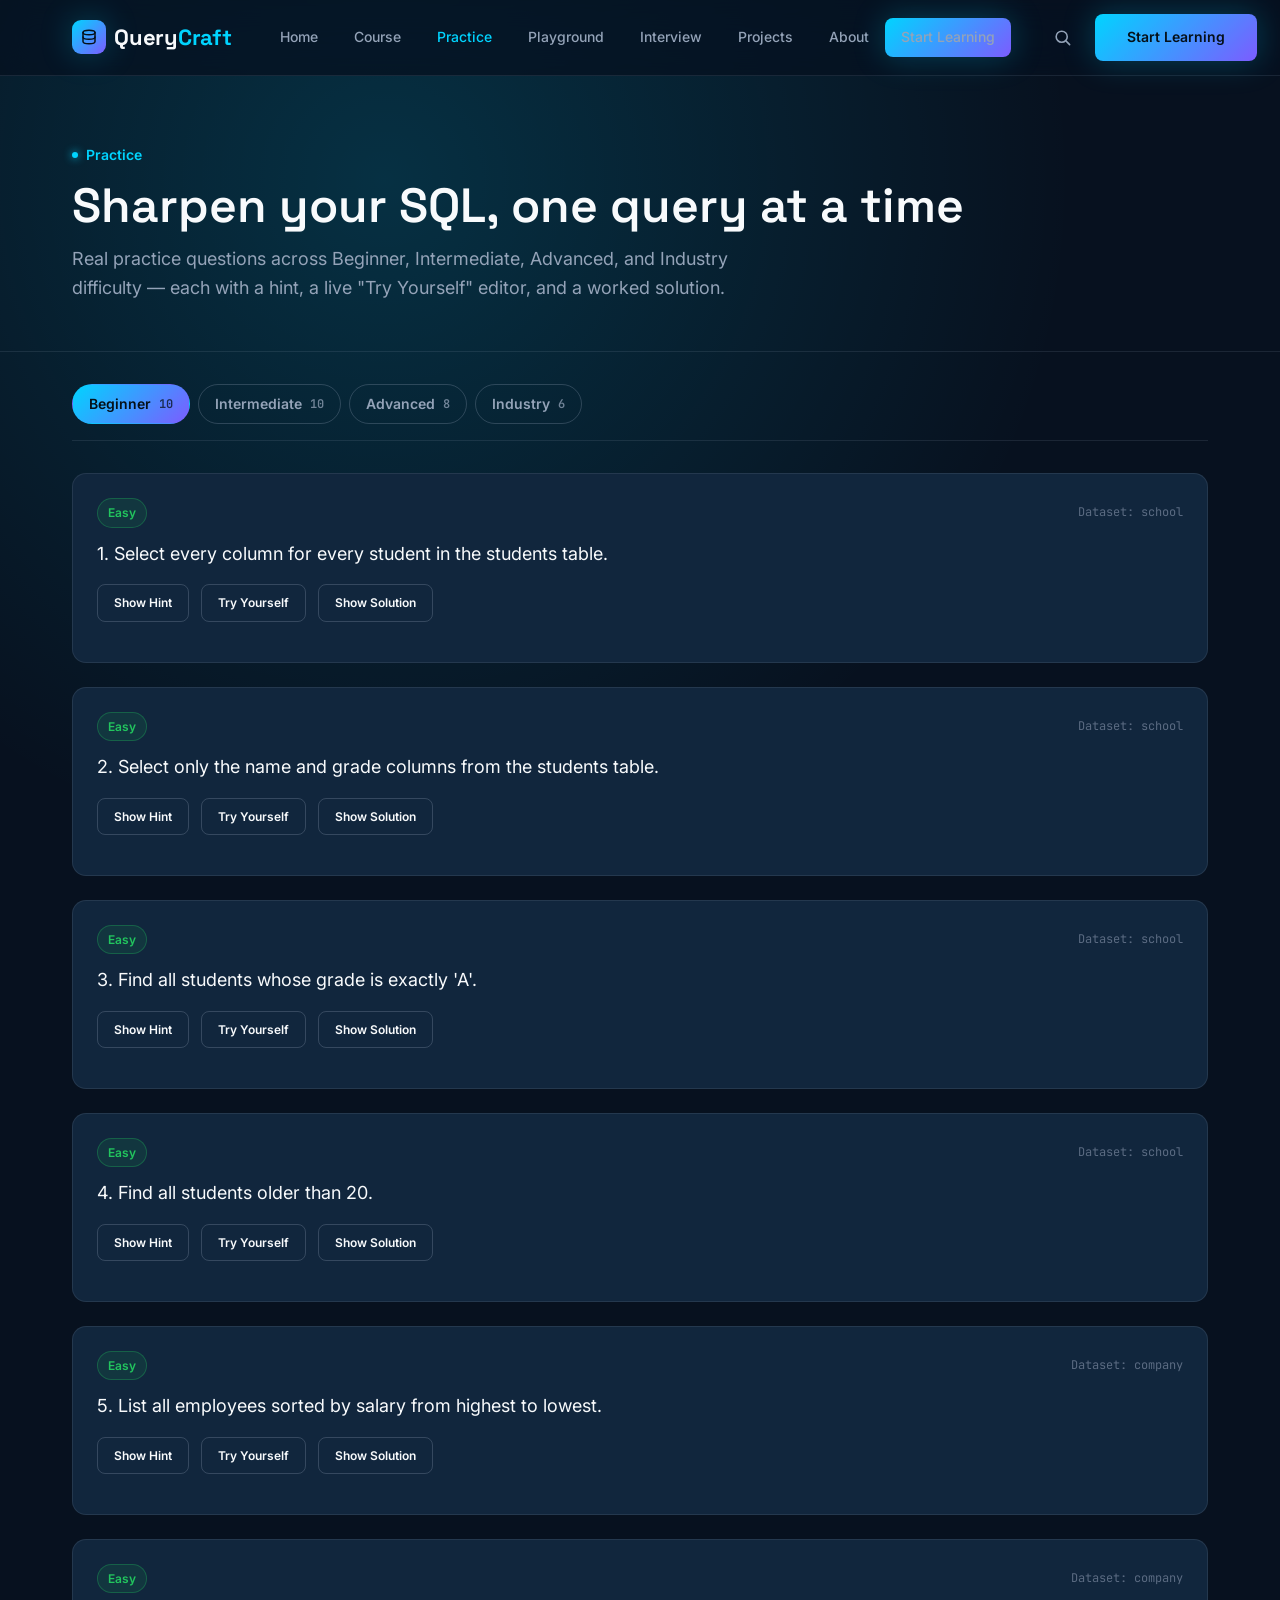
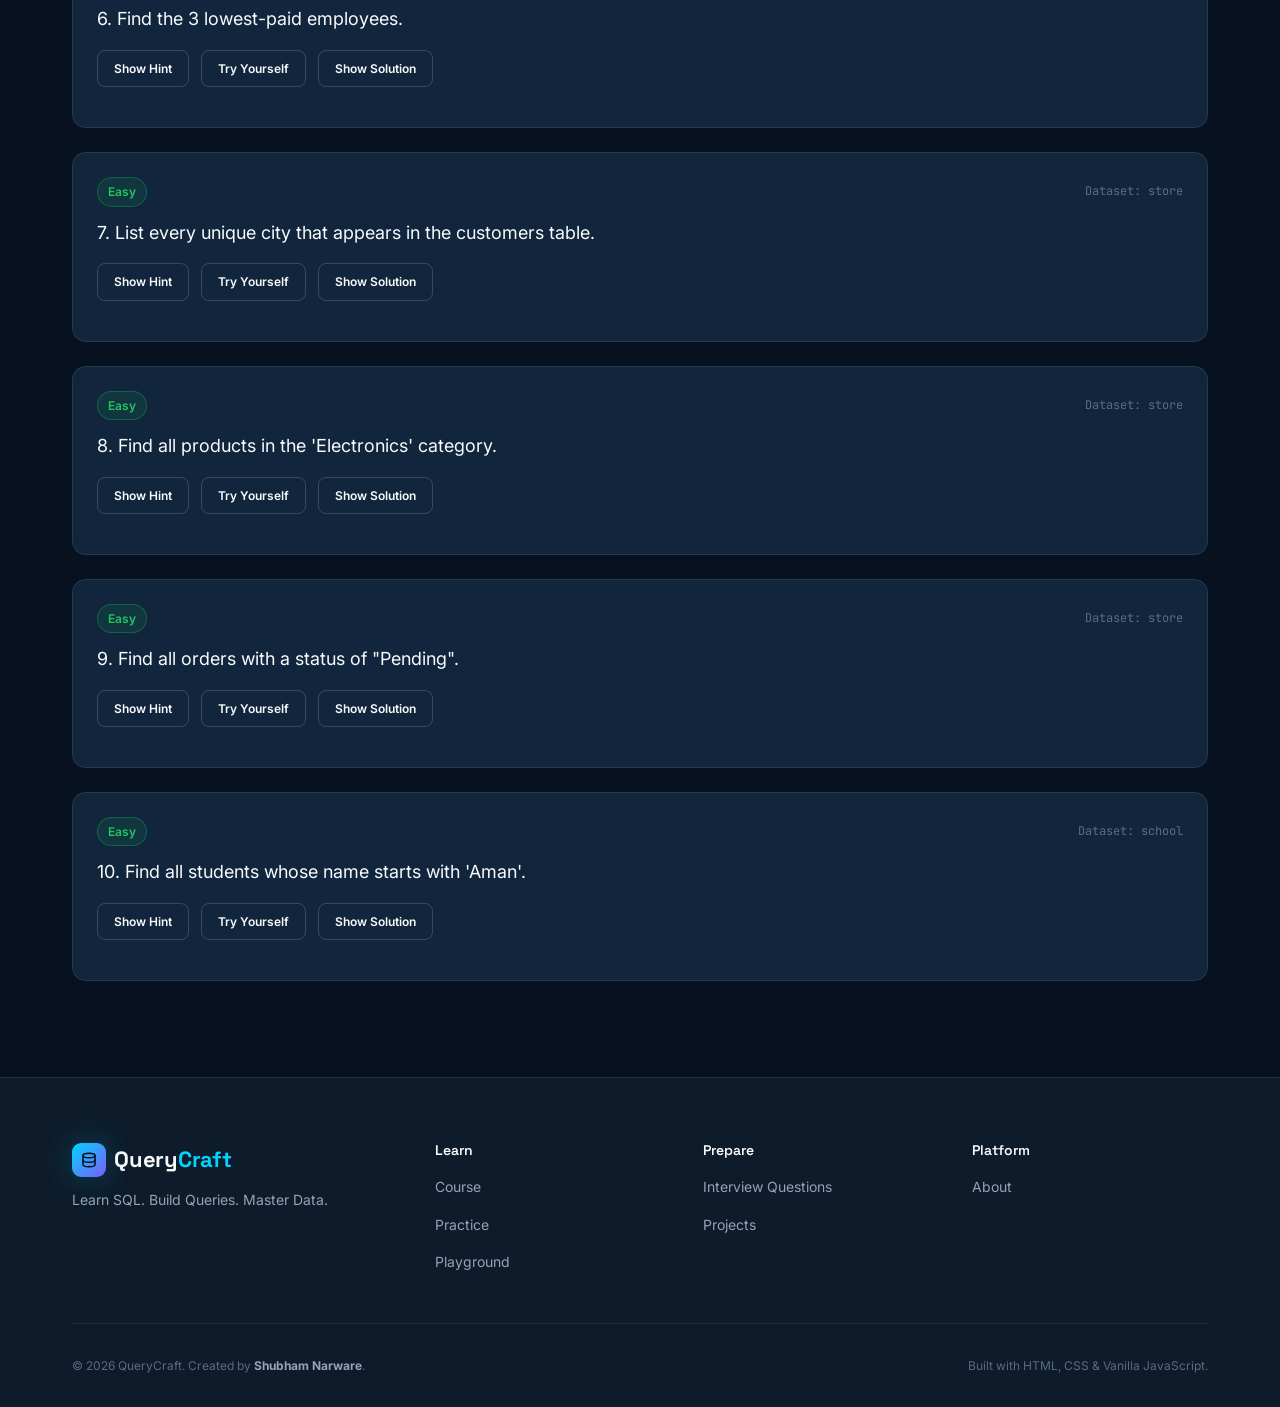
<file: practice.html>
<!DOCTYPE html>
<html lang="en">
<head>
<meta charset="UTF-8">
<meta name="viewport" content="width=device-width, initial-scale=1.0">
<title>Practice — QueryCraft</title>
<meta name="description" content="Practice questions across Beginner, Intermediate, Advanced, and Industry difficulty, each with a hint, a live Try Yourself editor, and a worked solution.">
<link rel="stylesheet" href="css/variables.css">
<link rel="stylesheet" href="css/style.css">
<link rel="stylesheet" href="css/responsive.css">
<link rel="stylesheet" href="css/animations.css">
</head>
<body>

<a class="skip-link" href="#main">Skip to content</a>

<header class="site-header">
  <div class="container header-inner">
    <a href="index.html" class="logo">
      <span class="logo-mark">
        <svg viewBox="0 0 24 24" fill="none" stroke="#051019" stroke-width="2" stroke-linecap="round" stroke-linejoin="round">
          <ellipse cx="12" cy="6" rx="8" ry="3"></ellipse>
          <path d="M4 6v6c0 1.66 3.58 3 8 3s8-1.34 8-3V6"></path>
          <path d="M4 12v6c0 1.66 3.58 3 8 3s8-1.34 8-3v-6"></path>
        </svg>
      </span>
      <span>Query<span class="logo-text-craft">Craft</span></span>
    </a>

    <button class="nav-toggle" aria-label="Toggle navigation" aria-expanded="false" aria-controls="main-nav">
      <svg viewBox="0 0 24 24" fill="none" stroke="currentColor" stroke-width="2" stroke-linecap="round"><line x1="4" y1="7" x2="20" y2="7"></line><line x1="4" y1="12" x2="20" y2="12"></line><line x1="4" y1="17" x2="20" y2="17"></line></svg>
    </button>

    <nav class="main-nav" id="main-nav" aria-label="Primary">
      <ul>
        <li><a href="index.html">Home</a></li>
        <li><a href="course.html">Course</a></li>
        <li><a href="practice.html">Practice</a></li>
        <li><a href="playground.html">Playground</a></li>
        <li><a href="interview.html">Interview</a></li>
        <li><a href="projects.html">Projects</a></li>
        <li><a href="about.html">About</a></li>
      </ul>
      <a href="course.html" class="btn btn-primary btn-block mobile-cta">Start Learning</a>
    </nav>

    <div class="header-actions">
      <button class="icon-btn" aria-label="Search">
        <svg viewBox="0 0 24 24" fill="none" stroke="currentColor" stroke-width="2" stroke-linecap="round" stroke-linejoin="round"><circle cx="11" cy="11" r="7"></circle><line x1="21" y1="21" x2="16.65" y2="16.65"></line></svg>
      </button>
      <a href="course.html" class="btn btn-primary desktop-only">Start Learning</a>
    </div>
  </div>
</header>

<main id="main">
  <section class="page-hero">
    <div class="container">
      <span class="eyebrow">Practice</span>
      <h1>Sharpen your SQL, one query at a time</h1>
      <p>Real practice questions across Beginner, Intermediate, Advanced, and Industry difficulty — each with a hint, a live "Try Yourself" editor, and a worked solution.</p>
    </div>
  </section>

  <section class="section" style="padding-top:var(--sp-6);">
    <div class="container">
      <div id="practice-app"></div>
    </div>
  </section>

</main>

<footer class="site-footer">
  <div class="container">
    <div class="footer-grid">
      <div class="footer-brand">
        <a href="index.html" class="logo">
          <span class="logo-mark">
            <svg viewBox="0 0 24 24" fill="none" stroke="#051019" stroke-width="2" stroke-linecap="round" stroke-linejoin="round">
              <ellipse cx="12" cy="6" rx="8" ry="3"></ellipse>
              <path d="M4 6v6c0 1.66 3.58 3 8 3s8-1.34 8-3V6"></path>
              <path d="M4 12v6c0 1.66 3.58 3 8 3s8-1.34 8-3v-6"></path>
            </svg>
          </span>
          <span>Query<span class="logo-text-craft">Craft</span></span>
        </a>
        <p class="footer-tagline">Learn SQL. Build Queries. Master Data.</p>
      </div>
      <div class="footer-col">
        <h4>Learn</h4>
        <ul>
          <li><a href="course.html">Course</a></li>
          <li><a href="practice.html">Practice</a></li>
          <li><a href="playground.html">Playground</a></li>
        </ul>
      </div>
      <div class="footer-col">
        <h4>Prepare</h4>
        <ul>
          <li><a href="interview.html">Interview Questions</a></li>
          <li><a href="projects.html">Projects</a></li>
        </ul>
      </div>
      <div class="footer-col">
        <h4>Platform</h4>
        <ul>
          <li><a href="about.html">About</a></li>
        </ul>
      </div>
    </div>
    <div class="footer-bottom">
      <span>© <span data-year>2026</span> QueryCraft. Created by <strong>Shubham Narware</strong>.</span>
      <span>Built with HTML, CSS &amp; Vanilla JavaScript.</span>
    </div>
  </div>
</footer>

<script src="js/data.js"></script>
<script src="js/navigation.js"></script>
<script src="js/app.js"></script>
<script src="js/sample-data.js"></script>
<script src="js/sql-engine.js"></script>
<script src="js/practice-data.js"></script>
<script src="js/practice.js"></script>
</body>
</html>
</file>
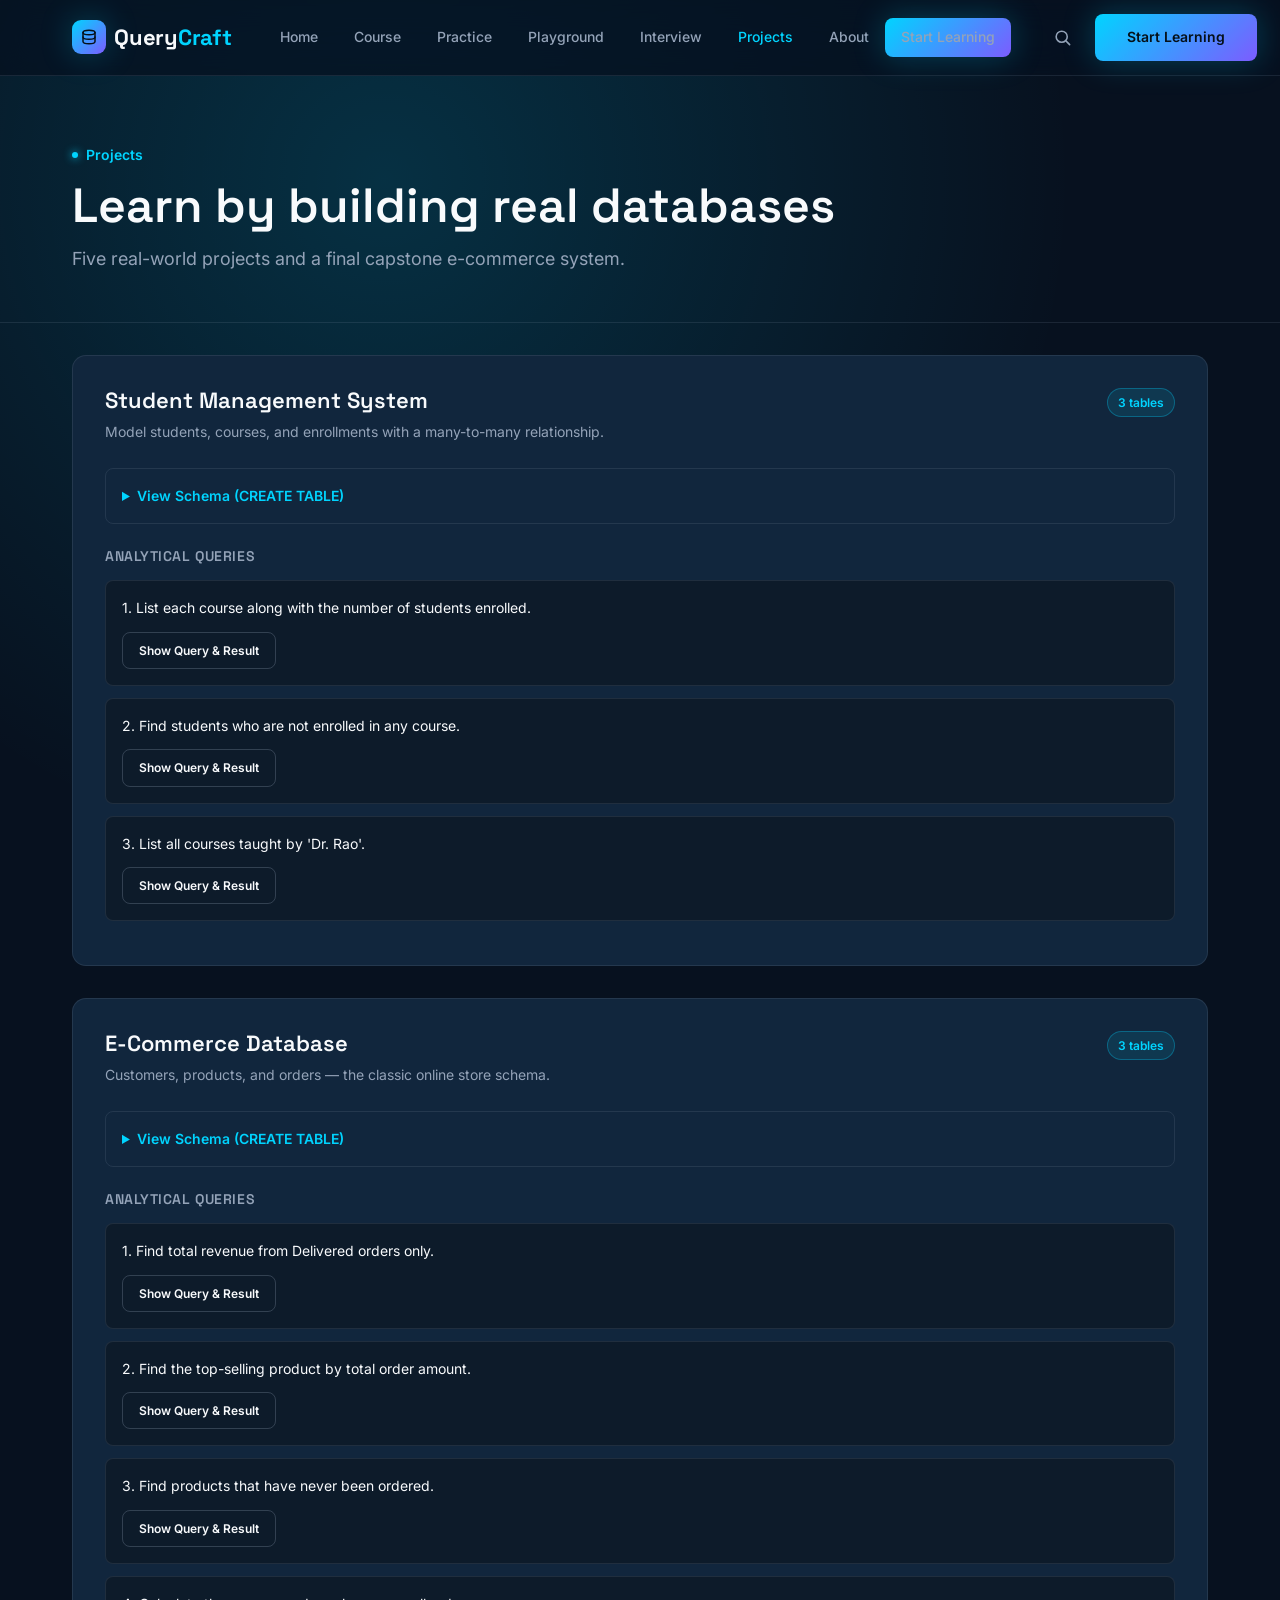
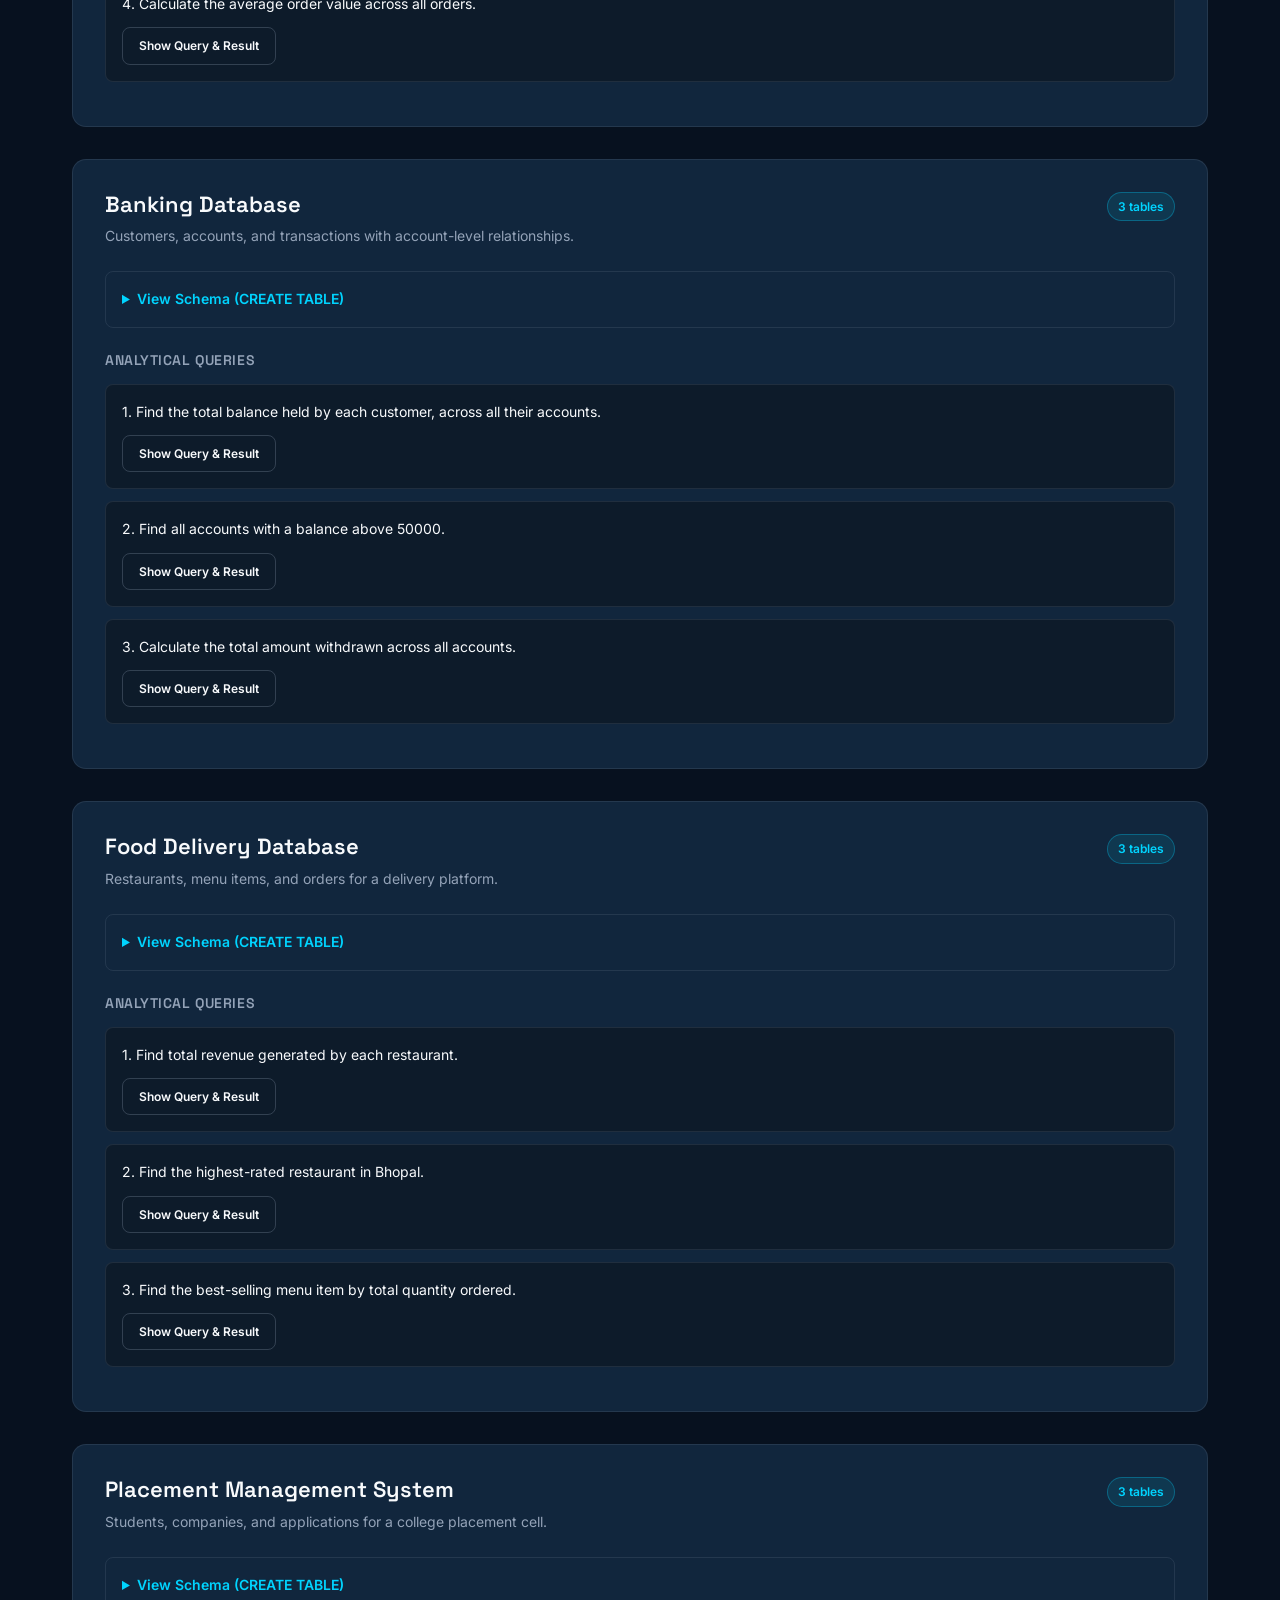
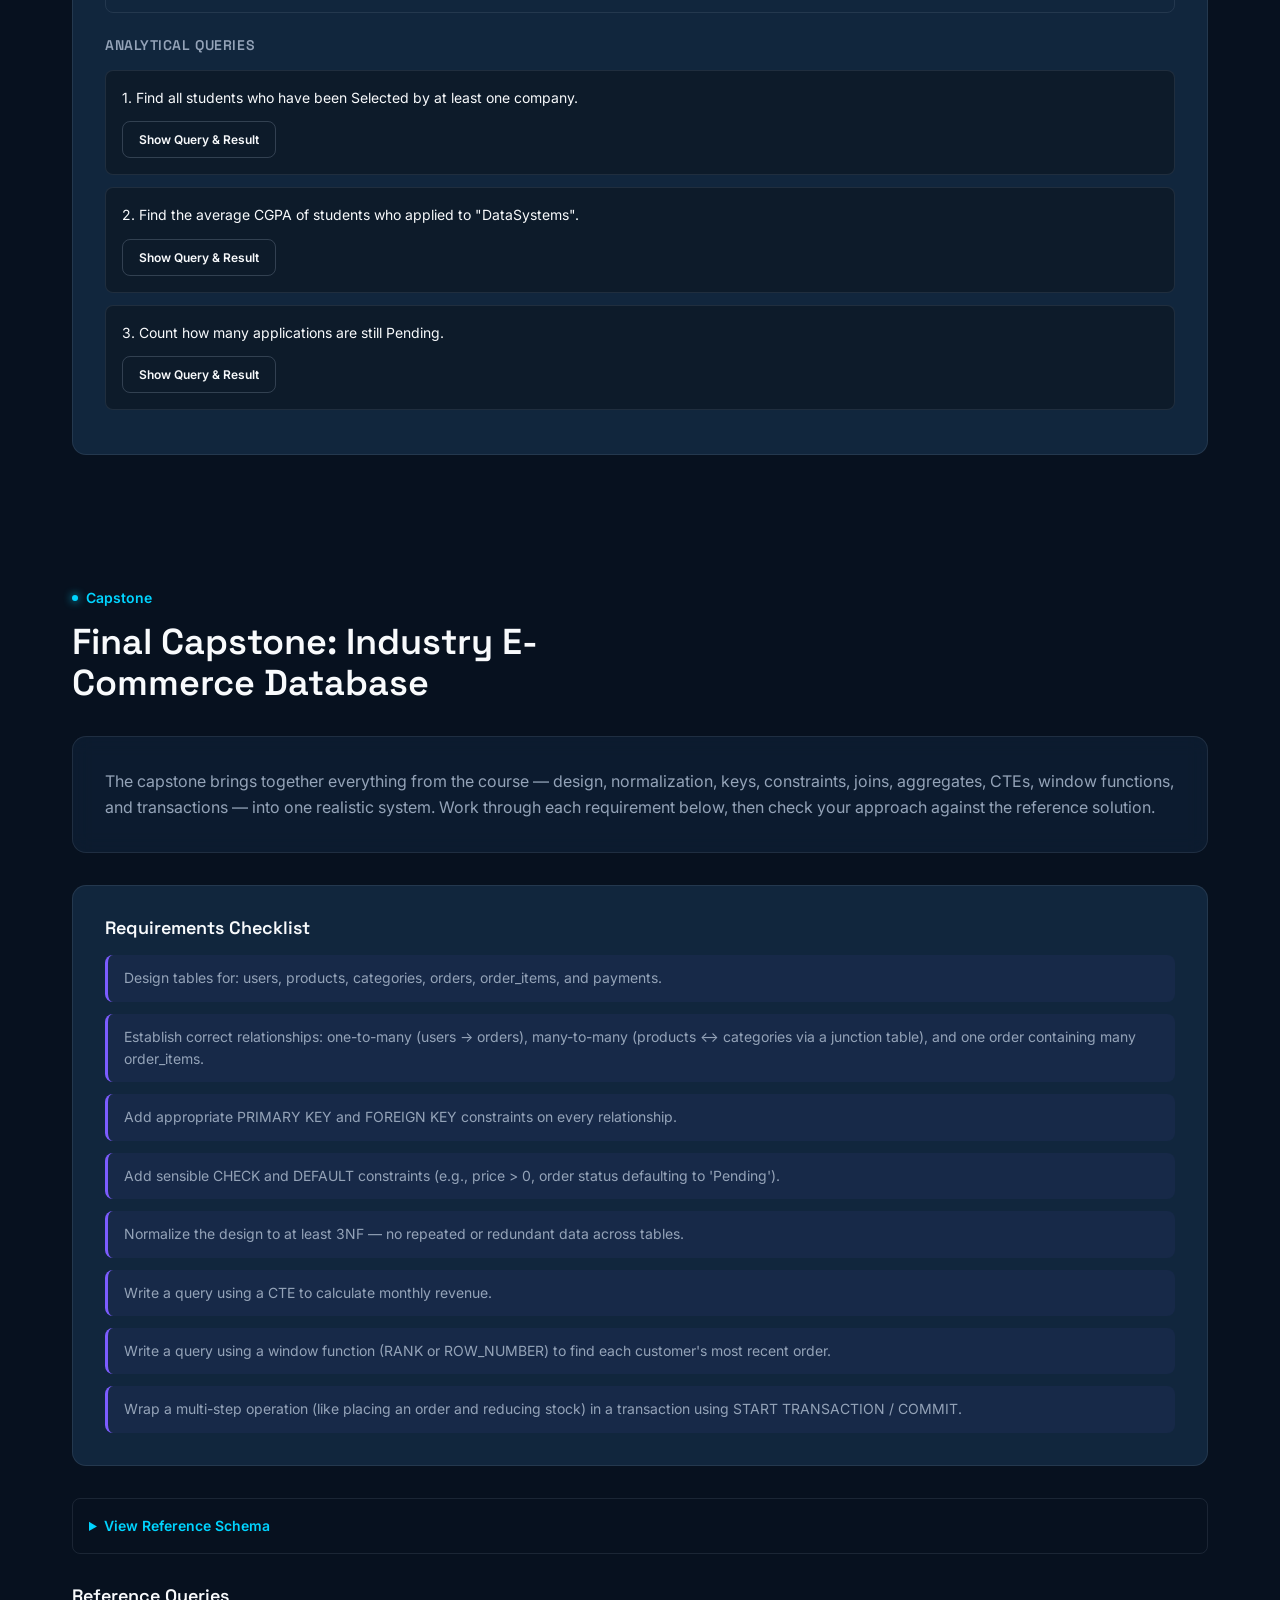
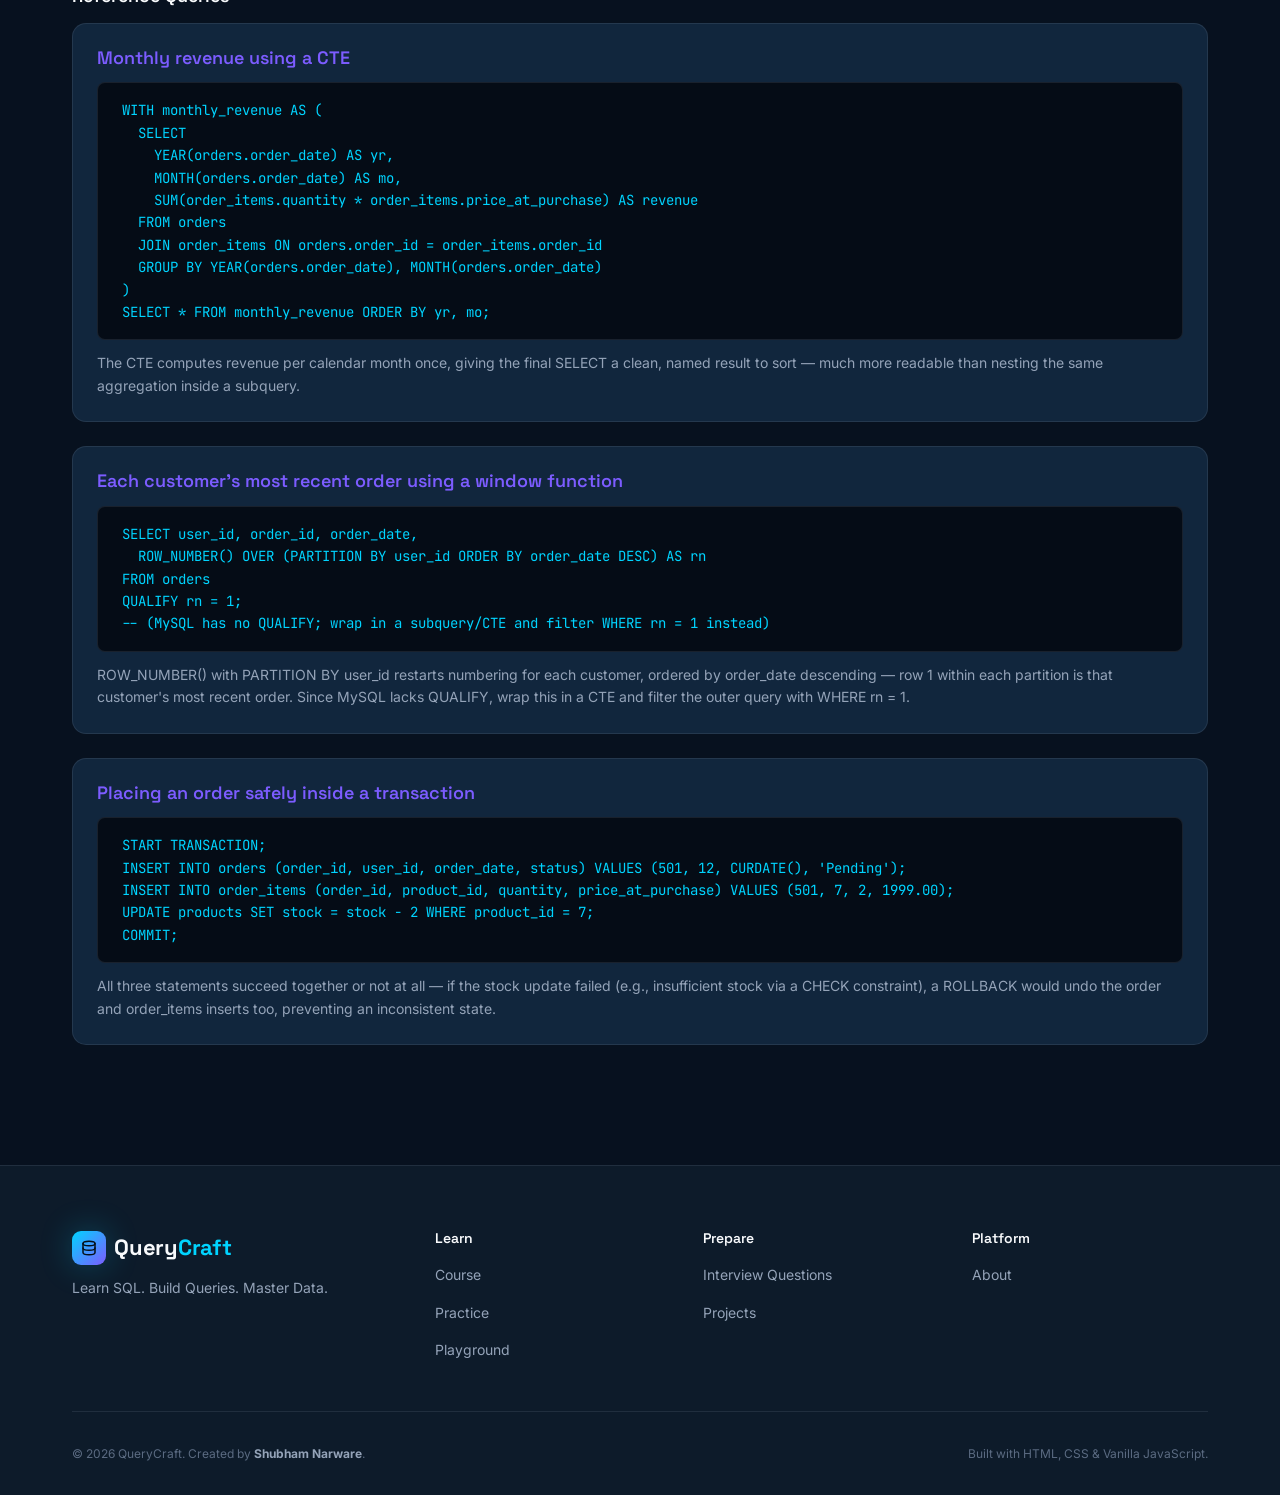
<file: projects.html>
<!DOCTYPE html>
<html lang="en">
<head>
<meta charset="UTF-8">
<meta name="viewport" content="width=device-width, initial-scale=1.0">
<title>Projects — QueryCraft</title>
<meta name="description" content="Five real-world projects and a final capstone e-commerce system.">
<link rel="stylesheet" href="css/variables.css">
<link rel="stylesheet" href="css/style.css">
<link rel="stylesheet" href="css/responsive.css">
<link rel="stylesheet" href="css/animations.css">
</head>
<body>

<a class="skip-link" href="#main">Skip to content</a>

<header class="site-header">
  <div class="container header-inner">
    <a href="index.html" class="logo">
      <span class="logo-mark">
        <svg viewBox="0 0 24 24" fill="none" stroke="#051019" stroke-width="2" stroke-linecap="round" stroke-linejoin="round">
          <ellipse cx="12" cy="6" rx="8" ry="3"></ellipse>
          <path d="M4 6v6c0 1.66 3.58 3 8 3s8-1.34 8-3V6"></path>
          <path d="M4 12v6c0 1.66 3.58 3 8 3s8-1.34 8-3v-6"></path>
        </svg>
      </span>
      <span>Query<span class="logo-text-craft">Craft</span></span>
    </a>

    <button class="nav-toggle" aria-label="Toggle navigation" aria-expanded="false" aria-controls="main-nav">
      <svg viewBox="0 0 24 24" fill="none" stroke="currentColor" stroke-width="2" stroke-linecap="round"><line x1="4" y1="7" x2="20" y2="7"></line><line x1="4" y1="12" x2="20" y2="12"></line><line x1="4" y1="17" x2="20" y2="17"></line></svg>
    </button>

    <nav class="main-nav" id="main-nav" aria-label="Primary">
      <ul>
        <li><a href="index.html">Home</a></li>
        <li><a href="course.html">Course</a></li>
        <li><a href="practice.html">Practice</a></li>
        <li><a href="playground.html">Playground</a></li>
        <li><a href="interview.html">Interview</a></li>
        <li><a href="projects.html">Projects</a></li>
        <li><a href="about.html">About</a></li>
      </ul>
      <a href="course.html" class="btn btn-primary btn-block mobile-cta">Start Learning</a>
    </nav>

    <div class="header-actions">
      <button class="icon-btn" aria-label="Search">
        <svg viewBox="0 0 24 24" fill="none" stroke="currentColor" stroke-width="2" stroke-linecap="round" stroke-linejoin="round"><circle cx="11" cy="11" r="7"></circle><line x1="21" y1="21" x2="16.65" y2="16.65"></line></svg>
      </button>
      <a href="course.html" class="btn btn-primary desktop-only">Start Learning</a>
    </div>
  </div>
</header>

<main id="main">
  <section class="page-hero">
    <div class="container">
      <span class="eyebrow">Projects</span>
      <h1>Learn by building real databases</h1>
      <p>Five real-world projects and a final capstone e-commerce system.</p>
    </div>
  </section>

  <section class="section" style="padding-top:var(--sp-6);">
    <div class="container">
      <div id="projects-app"></div>
    </div>
  </section>

  <section class="section" style="padding-top:0;">
    <div class="container">
      <div class="section-head" style="margin-bottom:var(--sp-6);">
        <span class="eyebrow">Capstone</span>
        <h2>Final Capstone: Industry E-Commerce Database</h2>
      </div>
      <div id="capstone-app"></div>
    </div>
  </section>

</main>

<footer class="site-footer">
  <div class="container">
    <div class="footer-grid">
      <div class="footer-brand">
        <a href="index.html" class="logo">
          <span class="logo-mark">
            <svg viewBox="0 0 24 24" fill="none" stroke="#051019" stroke-width="2" stroke-linecap="round" stroke-linejoin="round">
              <ellipse cx="12" cy="6" rx="8" ry="3"></ellipse>
              <path d="M4 6v6c0 1.66 3.58 3 8 3s8-1.34 8-3V6"></path>
              <path d="M4 12v6c0 1.66 3.58 3 8 3s8-1.34 8-3v-6"></path>
            </svg>
          </span>
          <span>Query<span class="logo-text-craft">Craft</span></span>
        </a>
        <p class="footer-tagline">Learn SQL. Build Queries. Master Data.</p>
      </div>
      <div class="footer-col">
        <h4>Learn</h4>
        <ul>
          <li><a href="course.html">Course</a></li>
          <li><a href="practice.html">Practice</a></li>
          <li><a href="playground.html">Playground</a></li>
        </ul>
      </div>
      <div class="footer-col">
        <h4>Prepare</h4>
        <ul>
          <li><a href="interview.html">Interview Questions</a></li>
          <li><a href="projects.html">Projects</a></li>
        </ul>
      </div>
      <div class="footer-col">
        <h4>Platform</h4>
        <ul>
          <li><a href="about.html">About</a></li>
        </ul>
      </div>
    </div>
    <div class="footer-bottom">
      <span>© <span data-year>2026</span> QueryCraft. Created by <strong>Shubham Narware</strong>.</span>
      <span>Built with HTML, CSS &amp; Vanilla JavaScript.</span>
    </div>
  </div>
</footer>

<script src="js/data.js"></script>
<script src="js/navigation.js"></script>
<script src="js/app.js"></script>
<script src="js/sample-data.js"></script>
<script src="js/sql-engine.js"></script>
<script src="js/projects-data.js"></script>
<script src="js/projects.js"></script>
</body>
</html>
</file>
<file: css/variables.css>
/* ==========================================================================
   QueryCraft — Design Tokens
   ========================================================================== */

:root {
  /* Surfaces */
  --bg: #07111F;
  --bg-secondary: #0D1B2A;
  --card: #11263D;
  --card-hover: #15304C;
  --border: rgba(148, 163, 184, 0.14);
  --border-strong: rgba(148, 163, 184, 0.28);

  /* Brand accents */
  --cyan: #00D4FF;
  --purple: #7C5CFF;
  --green: #22C55E;
  --orange: #F59E0B;
  --red: #EF4444;

  /* Text */
  --text: #F8FAFC;
  --text-muted: #94A3B8;
  --text-faint: #5B6B82;

  /* Gradients */
  --grad-brand: linear-gradient(135deg, var(--cyan), var(--purple));
  --grad-glow: radial-gradient(circle at 30% 20%, rgba(0, 212, 255, 0.16), transparent 60%);
  --grad-card-border: linear-gradient(135deg, rgba(0, 212, 255, 0.5), rgba(124, 92, 255, 0.5));

  /* Elevation */
  --shadow-sm: 0 2px 8px rgba(0, 0, 0, 0.25);
  --shadow-md: 0 8px 24px rgba(0, 0, 0, 0.35);
  --shadow-lg: 0 20px 60px rgba(0, 0, 0, 0.45);
  --glow-cyan: 0 0 32px rgba(0, 212, 255, 0.25);
  --glow-purple: 0 0 32px rgba(124, 92, 255, 0.25);

  /* Type scale (major third-ish, tuned) */
  --font-display: "Space Grotesk", "Segoe UI", sans-serif;
  --font-body: "Inter", "Segoe UI", sans-serif;
  --font-mono: "JetBrains Mono", "Fira Code", monospace;

  --fs-xs: 0.75rem;
  --fs-sm: 0.875rem;
  --fs-base: 1rem;
  --fs-md: 1.125rem;
  --fs-lg: 1.375rem;
  --fs-xl: 1.75rem;
  --fs-2xl: 2.25rem;
  --fs-3xl: 3rem;
  --fs-4xl: 3.75rem;

  /* Spacing scale */
  --sp-1: 0.25rem;
  --sp-2: 0.5rem;
  --sp-3: 0.75rem;
  --sp-4: 1rem;
  --sp-5: 1.5rem;
  --sp-6: 2rem;
  --sp-7: 3rem;
  --sp-8: 4rem;
  --sp-9: 6rem;
  --sp-10: 8rem;

  /* Radius */
  --r-sm: 8px;
  --r-md: 14px;
  --r-lg: 20px;
  --r-full: 999px;

  /* Layout */
  --container: 1200px;
  --header-h: 76px;

  /* Motion */
  --ease: cubic-bezier(0.22, 1, 0.36, 1);
  --dur-fast: 150ms;
  --dur-med: 300ms;
  --dur-slow: 600ms;
}

@media (prefers-reduced-motion: reduce) {
  :root {
    --dur-fast: 0ms;
    --dur-med: 0ms;
    --dur-slow: 0ms;
  }
}
</file>
<file: css/style.css>
/* ==========================================================================
   QueryCraft — Core Styles
   ========================================================================== */

@import url('https://fonts.googleapis.com/css2?family=Space+Grotesk:wght@500;600;700&family=Inter:wght@400;500;600;700&family=JetBrains+Mono:wght@400;500;600&display=swap');

/* ---- Reset ---- */
*, *::before, *::after { box-sizing: border-box; }
html { scroll-behavior: smooth; }
body {
  margin: 0;
  background: var(--bg);
  color: var(--text);
  font-family: var(--font-body);
  font-size: var(--fs-base);
  line-height: 1.6;
  -webkit-font-smoothing: antialiased;
}
h1, h2, h3, h4, h5, h6 { font-family: var(--font-display); font-weight: 600; margin: 0; line-height: 1.15; }
p { margin: 0; }
ul, ol { margin: 0; padding: 0; list-style: none; }
a { color: inherit; text-decoration: none; }
img, svg { display: block; max-width: 100%; }
button { font: inherit; color: inherit; background: none; border: none; cursor: pointer; }
code, pre { font-family: var(--font-mono); }

/* ---- Focus states (accessibility) ---- */
:focus-visible {
  outline: 2px solid var(--cyan);
  outline-offset: 3px;
  border-radius: 4px;
}

.skip-link {
  position: absolute;
  left: -9999px;
  top: 0;
  background: var(--cyan);
  color: var(--bg);
  padding: var(--sp-3) var(--sp-5);
  z-index: 999;
  font-weight: 600;
  border-radius: 0 0 var(--r-sm) 0;
}
.skip-link:focus { left: 0; }

/* ---- Layout helpers ---- */
.container {
  max-width: var(--container);
  margin: 0 auto;
  padding: 0 var(--sp-6);
}
.section { padding: var(--sp-9) 0; }
.section-tight { padding: var(--sp-7) 0; }

.eyebrow {
  display: inline-flex;
  align-items: center;
  gap: var(--sp-2);
  font-size: var(--fs-sm);
  color: var(--cyan);
  font-weight: 600;
  margin-bottom: var(--sp-3);
}
.eyebrow::before {
  content: "";
  width: 6px;
  height: 6px;
  border-radius: 50%;
  background: var(--cyan);
  box-shadow: 0 0 8px var(--cyan);
}

.section-head { max-width: 640px; margin-bottom: var(--sp-7); }
.section-head h2 { font-size: var(--fs-2xl); margin-bottom: var(--sp-3); }
.section-head p { color: var(--text-muted); font-size: var(--fs-md); }

/* ---- Background texture ---- */
body {
  background-image: var(--grad-glow);
  background-repeat: no-repeat;
  background-attachment: fixed;
}

/* ==========================================================================
   Header
   ========================================================================== */
.site-header {
  position: sticky;
  top: 0;
  z-index: 100;
  height: var(--header-h);
  display: flex;
  align-items: center;
  background: rgba(7, 17, 31, 0.78);
  backdrop-filter: blur(16px) saturate(140%);
  -webkit-backdrop-filter: blur(16px) saturate(140%);
  border-bottom: 1px solid var(--border);
}
.header-inner {
  display: flex;
  align-items: center;
  justify-content: space-between;
  gap: var(--sp-6);
  width: 100%;
}
.logo {
  display: flex;
  align-items: center;
  gap: var(--sp-2);
  font-family: var(--font-display);
  font-size: var(--fs-lg);
  font-weight: 700;
  letter-spacing: -0.01em;
  flex-shrink: 0;
}
.logo-mark {
  width: 34px;
  height: 34px;
  border-radius: 9px;
  background: var(--grad-brand);
  display: grid;
  place-items: center;
  box-shadow: var(--glow-cyan);
  flex-shrink: 0;
}
.logo-mark svg { width: 18px; height: 18px; }
.logo-text-craft { color: var(--cyan); }

.main-nav { display: flex; }
.main-nav ul { display: flex; gap: var(--sp-1); }
.main-nav a {
  display: block;
  padding: var(--sp-2) var(--sp-4);
  border-radius: var(--r-sm);
  font-size: var(--fs-sm);
  font-weight: 500;
  color: var(--text-muted);
  transition: color var(--dur-fast) var(--ease), background var(--dur-fast) var(--ease);
  white-space: nowrap;
}
.main-nav a:hover { color: var(--text); background: rgba(255, 255, 255, 0.04); }
.main-nav a.active { color: var(--cyan); }

.header-actions { display: flex; align-items: center; gap: var(--sp-3); flex-shrink: 0; }

.icon-btn {
  width: 40px;
  height: 40px;
  display: grid;
  place-items: center;
  border-radius: var(--r-sm);
  color: var(--text-muted);
  transition: color var(--dur-fast) var(--ease), background var(--dur-fast) var(--ease);
}
.icon-btn:hover { color: var(--text); background: rgba(255, 255, 255, 0.06); }
.icon-btn svg { width: 19px; height: 19px; }

.nav-toggle {
  display: none;
  width: 40px;
  height: 40px;
  border-radius: var(--r-sm);
  color: var(--text);
}
.nav-toggle svg { width: 22px; height: 22px; }

/* ---- Buttons ---- */
.btn {
  display: inline-flex;
  align-items: center;
  justify-content: center;
  gap: var(--sp-2);
  padding: var(--sp-3) var(--sp-6);
  border-radius: var(--r-sm);
  font-size: var(--fs-sm);
  font-weight: 600;
  transition: transform var(--dur-fast) var(--ease), box-shadow var(--dur-fast) var(--ease), background var(--dur-fast) var(--ease), border-color var(--dur-fast) var(--ease);
  white-space: nowrap;
}
.btn-primary {
  background: var(--grad-brand);
  color: #051019;
  box-shadow: var(--glow-cyan);
}
.btn-primary:hover { transform: translateY(-2px); box-shadow: 0 8px 28px rgba(0, 212, 255, 0.35); }
.btn-ghost {
  background: transparent;
  border: 1px solid var(--border-strong);
  color: var(--text);
}
.btn-ghost:hover { border-color: var(--cyan); background: rgba(0, 212, 255, 0.06); }
.btn-sm { padding: var(--sp-2) var(--sp-4); font-size: var(--fs-xs); }
.btn-lg { padding: var(--sp-4) var(--sp-7); font-size: var(--fs-md); }
.btn-block { width: 100%; }

/* ==========================================================================
   Hero
   ========================================================================== */
.hero {
  padding: var(--sp-9) 0 var(--sp-8);
  position: relative;
  overflow: hidden;
}
.hero-inner {
  display: grid;
  grid-template-columns: 1.1fr 0.9fr;
  gap: var(--sp-8);
  align-items: center;
}
.hero-copy h1 {
  font-size: var(--fs-4xl);
  letter-spacing: -0.02em;
  margin-bottom: var(--sp-5);
}
.hero-copy .highlight {
  background: var(--grad-brand);
  -webkit-background-clip: text;
  background-clip: text;
  color: transparent;
}
.hero-sub {
  font-size: var(--fs-lg);
  color: var(--text-muted);
  max-width: 46ch;
  margin-bottom: var(--sp-6);
}
.hero-ctas { display: flex; gap: var(--sp-4); flex-wrap: wrap; margin-bottom: var(--sp-7); }
.hero-meta {
  display: flex;
  gap: var(--sp-6);
  color: var(--text-faint);
  font-size: var(--fs-sm);
  flex-wrap: wrap;
}
.hero-meta li { display: flex; align-items: center; gap: var(--sp-2); }
.hero-meta svg { width: 16px; height: 16px; color: var(--green); }

/* ---- 3D database visual ---- */
.db-visual {
  position: relative;
  height: 420px;
  display: grid;
  place-items: center;
  perspective: 1200px;
}
.db-stack {
  position: relative;
  width: 220px;
  height: 260px;
  transform-style: preserve-3d;
  transform: rotateX(8deg) rotateY(-18deg);
  animation: db-float 6s ease-in-out infinite;
}
.db-disc {
  position: absolute;
  left: 0;
  width: 220px;
  height: 64px;
  border-radius: 50%;
  border: 1px solid var(--border-strong);
  background: linear-gradient(180deg, rgba(0, 212, 255, 0.16), rgba(124, 92, 255, 0.1));
  box-shadow: inset 0 1px 0 rgba(255, 255, 255, 0.08), var(--shadow-md);
}
.db-disc::before {
  content: "";
  position: absolute;
  inset: 0;
  border-radius: 50%;
  border-top: 1px solid rgba(0, 212, 255, 0.5);
}
.db-disc:nth-child(1) { top: 0; z-index: 4; }
.db-disc:nth-child(2) { top: 50px; z-index: 3; }
.db-disc:nth-child(3) { top: 100px; z-index: 2; }
.db-disc:nth-child(4) { top: 150px; z-index: 1; border-radius: 0 0 110px 110px / 0 0 32px 32px; height: 96px; }

.db-glow {
  position: absolute;
  width: 320px;
  height: 320px;
  border-radius: 50%;
  background: radial-gradient(circle, rgba(124, 92, 255, 0.22), transparent 70%);
  filter: blur(10px);
  z-index: -1;
}

.db-badge {
  position: absolute;
  display: flex;
  align-items: center;
  gap: var(--sp-2);
  padding: var(--sp-2) var(--sp-3);
  background: var(--card);
  border: 1px solid var(--border-strong);
  border-radius: var(--r-sm);
  font-size: var(--fs-xs);
  font-family: var(--font-mono);
  box-shadow: var(--shadow-md);
  backdrop-filter: blur(6px);
}
.db-badge svg { width: 14px; height: 14px; }
.db-badge--select { top: 8%; left: 4%; color: var(--cyan); animation: db-drift 5s ease-in-out infinite; }
.db-badge--join { bottom: 18%; right: 0%; color: var(--purple); animation: db-drift 5s ease-in-out infinite 1.2s; }
.db-badge--rows { top: 42%; right: 6%; color: var(--green); animation: db-drift 5s ease-in-out infinite 2.4s; }

@keyframes db-float {
  0%, 100% { transform: rotateX(8deg) rotateY(-18deg) translateY(0); }
  50% { transform: rotateX(8deg) rotateY(-18deg) translateY(-14px); }
}
@keyframes db-drift {
  0%, 100% { transform: translateY(0); }
  50% { transform: translateY(-8px); }
}

/* ==========================================================================
   Stats
   ========================================================================== */
.stats-strip {
  border-top: 1px solid var(--border);
  border-bottom: 1px solid var(--border);
  background: rgba(13, 27, 42, 0.5);
}
.stats-grid {
  display: grid;
  grid-template-columns: repeat(4, 1fr);
}
.stat {
  padding: var(--sp-7) var(--sp-5);
  text-align: center;
  border-left: 1px solid var(--border);
}
.stat:first-child { border-left: none; }
.stat-num {
  font-family: var(--font-display);
  font-size: var(--fs-2xl);
  font-weight: 700;
  background: var(--grad-brand);
  -webkit-background-clip: text;
  background-clip: text;
  color: transparent;
  display: block;
  margin-bottom: var(--sp-1);
}
.stat-label { color: var(--text-muted); font-size: var(--fs-sm); }

/* ==========================================================================
   Cards (generic)
   ========================================================================== */
.card {
  background: var(--card);
  border: 1px solid var(--border);
  border-radius: var(--r-md);
  padding: var(--sp-6);
  transition: transform var(--dur-med) var(--ease), border-color var(--dur-med) var(--ease), box-shadow var(--dur-med) var(--ease);
}
.card:hover {
  transform: translateY(-4px);
  border-color: var(--border-strong);
  box-shadow: var(--shadow-md);
}
.card-glass {
  background: rgba(17, 38, 61, 0.55);
  backdrop-filter: blur(10px);
  border: 1px solid var(--border);
}

/* ---- Gradient border card ---- */
.card-border-grad {
  position: relative;
  border-radius: var(--r-md);
  padding: 1px;
  background: var(--grad-card-border);
}
.card-border-grad > .card-inner {
  background: var(--card);
  border-radius: calc(var(--r-md) - 1px);
  padding: var(--sp-6);
  height: 100%;
}

/* ==========================================================================
   Roadmap
   ========================================================================== */
.roadmap { position: relative; }
.roadmap-track {
  display: flex;
  flex-direction: column;
  gap: 0;
  max-width: 640px;
  margin: 0 auto;
}
.roadmap-step {
  display: flex;
  align-items: center;
  gap: var(--sp-5);
  padding: var(--sp-5) 0;
  position: relative;
}
.roadmap-step:not(:last-child)::after {
  content: "";
  position: absolute;
  left: 27px;
  top: 62px;
  width: 2px;
  height: calc(100% - 30px);
  background: linear-gradient(180deg, var(--cyan), var(--purple));
  opacity: 0.35;
}
.roadmap-node {
  width: 56px;
  height: 56px;
  flex-shrink: 0;
  border-radius: 50%;
  background: var(--card);
  border: 1px solid var(--border-strong);
  display: grid;
  place-items: center;
  font-family: var(--font-display);
  font-weight: 700;
  color: var(--cyan);
  z-index: 1;
}
.roadmap-body h3 { font-size: var(--fs-md); margin-bottom: 2px; }
.roadmap-body p { color: var(--text-muted); font-size: var(--fs-sm); }

/* ==========================================================================
   Footer
   ========================================================================== */
.site-footer {
  border-top: 1px solid var(--border);
  padding: var(--sp-8) 0 var(--sp-6);
  background: var(--bg-secondary);
}
.footer-grid {
  display: grid;
  grid-template-columns: 1.4fr repeat(3, 1fr);
  gap: var(--sp-6);
  margin-bottom: var(--sp-7);
}
.footer-brand .logo { margin-bottom: var(--sp-3); }
.footer-tagline { color: var(--text-muted); font-size: var(--fs-sm); max-width: 32ch; }
.footer-col h4 { font-size: var(--fs-sm); margin-bottom: var(--sp-4); color: var(--text); }
.footer-col ul { display: flex; flex-direction: column; gap: var(--sp-3); }
.footer-col a { color: var(--text-muted); font-size: var(--fs-sm); transition: color var(--dur-fast) var(--ease); }
.footer-col a:hover { color: var(--cyan); }
.footer-bottom {
  display: flex;
  justify-content: space-between;
  align-items: center;
  padding-top: var(--sp-6);
  border-top: 1px solid var(--border);
  color: var(--text-faint);
  font-size: var(--fs-xs);
  flex-wrap: wrap;
  gap: var(--sp-3);
}
.footer-bottom strong { color: var(--text-muted); }

/* ==========================================================================
   Badges / tags
   ========================================================================== */
.badge {
  display: inline-flex;
  align-items: center;
  gap: 6px;
  padding: 4px 10px;
  border-radius: var(--r-full);
  font-size: var(--fs-xs);
  font-weight: 600;
  border: 1px solid var(--border-strong);
}
.badge-cyan { color: var(--cyan); background: rgba(0, 212, 255, 0.1); border-color: rgba(0, 212, 255, 0.3); }
.badge-purple { color: var(--purple); background: rgba(124, 92, 255, 0.1); border-color: rgba(124, 92, 255, 0.3); }
.badge-green { color: var(--green); background: rgba(34, 197, 94, 0.1); border-color: rgba(34, 197, 94, 0.3); }
.badge-orange { color: var(--orange); background: rgba(245, 158, 11, 0.1); border-color: rgba(245, 158, 11, 0.3); }
.badge-red { color: var(--red); background: rgba(239, 68, 68, 0.1); border-color: rgba(239, 68, 68, 0.3); }

/* ==========================================================================
   Simple placeholder page hero (for course/practice/etc top banners)
   ========================================================================== */
.page-hero {
  padding: var(--sp-8) 0 var(--sp-7);
  border-bottom: 1px solid var(--border);
}
.page-hero h1 { font-size: var(--fs-3xl); margin-bottom: var(--sp-3); }
.page-hero p { color: var(--text-muted); font-size: var(--fs-md); max-width: 60ch; }

.empty-note {
  border: 1px dashed var(--border-strong);
  border-radius: var(--r-md);
  padding: var(--sp-7);
  text-align: center;
  color: var(--text-muted);
}
.empty-note strong { color: var(--text); }

/* ==========================================================================
   Simulator disclosure banner (global rule compliance)
   ========================================================================== */
.sim-banner {
  display: flex;
  align-items: center;
  gap: var(--sp-3);
  padding: var(--sp-3) var(--sp-5);
  border-radius: var(--r-sm);
  background: rgba(245, 158, 11, 0.08);
  border: 1px solid rgba(245, 158, 11, 0.3);
  color: var(--orange);
  font-size: var(--fs-sm);
  margin-bottom: var(--sp-6);
}
.sim-banner svg { width: 18px; height: 18px; flex-shrink: 0; }

/* ==========================================================================
   Course rendering engine (Phase 2)
   ========================================================================== */

.level-grid {
  display: grid;
  grid-template-columns: repeat(2, 1fr);
  gap: var(--sp-5);
}
.level-card { display: block; cursor: pointer; }
.level-card-top { display: flex; justify-content: space-between; align-items: center; margin-bottom: var(--sp-4); }
.level-progress-pct { font-family: var(--font-mono); color: var(--cyan); font-weight: 600; font-size: var(--fs-sm); }
.level-card-title { font-size: var(--fs-lg); margin-bottom: var(--sp-2); }
.level-card-meta { color: var(--text-muted); font-size: var(--fs-sm); margin-bottom: var(--sp-4); }

.progress-bar-track {
  height: 6px;
  border-radius: var(--r-full);
  background: rgba(255, 255, 255, 0.06);
  overflow: hidden;
}
.progress-bar-fill {
  height: 100%;
  background: var(--grad-brand);
  border-radius: var(--r-full);
  transition: width var(--dur-med) var(--ease);
}

/* ---- Chapter list ---- */
.chapter-list { display: flex; flex-direction: column; gap: var(--sp-3); }
.chapter-row {
  display: flex;
  justify-content: space-between;
  align-items: center;
  gap: var(--sp-4);
  padding: var(--sp-4) var(--sp-5);
  background: var(--card);
  border: 1px solid var(--border);
  border-radius: var(--r-md);
  transition: border-color var(--dur-fast) var(--ease);
}
.chapter-row:not(.is-locked):hover { border-color: var(--border-strong); }
.chapter-row.is-locked { opacity: 0.5; }
.chapter-row-left { display: flex; align-items: center; gap: var(--sp-4); }
.chapter-num {
  width: 36px;
  height: 36px;
  border-radius: 50%;
  background: rgba(0, 212, 255, 0.08);
  border: 1px solid var(--border-strong);
  display: grid;
  place-items: center;
  font-family: var(--font-mono);
  font-size: var(--fs-sm);
  color: var(--cyan);
  flex-shrink: 0;
}
.chapter-row-title { font-size: var(--fs-md); margin-bottom: var(--sp-1); }
.chapter-row-meta { display: flex; gap: var(--sp-3); align-items: center; }
.chapter-row-time { color: var(--text-faint); font-size: var(--fs-xs); }
.chapter-row-right { display: flex; align-items: center; gap: var(--sp-3); flex-shrink: 0; }

/* ---- Chapter detail ---- */
.chapter-detail-header { margin-bottom: var(--sp-7); }
.chapter-detail-meta { display: flex; gap: var(--sp-3); align-items: center; margin-bottom: var(--sp-4); }
.chapter-detail-header h1 { font-size: var(--fs-2xl); }

.chapter-section { margin-bottom: var(--sp-7); }
.chapter-section h2 {
  font-size: var(--fs-lg);
  margin-bottom: var(--sp-4);
  padding-bottom: var(--sp-3);
  border-bottom: 1px solid var(--border);
}
.chapter-section p { color: var(--text-muted); line-height: 1.7; }

.sql-block {
  background: #050c16;
  border: 1px solid var(--border);
  border-radius: var(--r-sm);
  padding: var(--sp-4) var(--sp-5);
  overflow-x: auto;
  font-size: var(--fs-sm);
  color: var(--cyan);
  margin-bottom: var(--sp-3);
}

.example-block { margin-bottom: var(--sp-5); }
.example-output {
  background: rgba(34, 197, 94, 0.05);
  border: 1px solid rgba(34, 197, 94, 0.2);
  border-radius: var(--r-sm);
  padding: var(--sp-4);
  margin-bottom: var(--sp-3);
  font-size: var(--fs-sm);
}
.example-output pre { margin-top: var(--sp-2); color: var(--green); white-space: pre-wrap; }
.example-explanation { color: var(--text-muted); font-size: var(--fs-sm); }

.important-points { list-style: none; display: flex; flex-direction: column; gap: var(--sp-3); }
.important-points li {
  padding: var(--sp-3) var(--sp-4);
  background: rgba(124, 92, 255, 0.06);
  border-left: 3px solid var(--purple);
  border-radius: var(--r-sm);
  color: var(--text-muted);
  font-size: var(--fs-sm);
}

.mistake-block {
  padding: var(--sp-4);
  background: var(--card);
  border: 1px solid var(--border);
  border-radius: var(--r-sm);
  margin-bottom: var(--sp-4);
}
.mistake-wrong, .mistake-correct { display: flex; align-items: center; gap: var(--sp-3); margin-bottom: var(--sp-2); }
.mistake-wrong code, .mistake-correct code { font-family: var(--font-mono); font-size: var(--fs-sm); color: var(--text); }
.mistake-why { color: var(--text-muted); font-size: var(--fs-sm); margin-top: var(--sp-2); }

.practice-list { list-style: none; display: flex; flex-direction: column; gap: var(--sp-3); }
.practice-item {
  padding: var(--sp-4);
  background: var(--card);
  border: 1px solid var(--border);
  border-radius: var(--r-sm);
}
.practice-item p { color: var(--text); margin: var(--sp-2) 0; }
.practice-item details { color: var(--text-muted); font-size: var(--fs-sm); }
.practice-item summary { cursor: pointer; color: var(--cyan); }

.interview-item {
  padding: var(--sp-4);
  background: var(--card);
  border: 1px solid var(--border);
  border-radius: var(--r-sm);
  margin-bottom: var(--sp-3);
}
.interview-item summary { cursor: pointer; font-weight: 600; }
.interview-item p { color: var(--text-muted); margin-top: var(--sp-3); font-size: var(--fs-sm); }

.chapter-nav {
  display: flex;
  justify-content: space-between;
  align-items: center;
  padding-top: var(--sp-6);
  border-top: 1px solid var(--border);
  gap: var(--sp-3);
}
.chapter-nav button[disabled] { opacity: 0.4; cursor: not-allowed; }

/* ---- Quiz ---- */
.quiz-progress-label { font-size: var(--fs-sm); color: var(--text-muted); margin-bottom: var(--sp-3); }
.quiz-prompt { font-size: var(--fs-md); margin: var(--sp-5) 0; color: var(--text); }
.quiz-options { display: flex; flex-direction: column; gap: var(--sp-3); }
.quiz-option {
  text-align: left;
  padding: var(--sp-4);
  background: var(--card);
  border: 1px solid var(--border-strong);
  border-radius: var(--r-sm);
  color: var(--text);
  transition: border-color var(--dur-fast) var(--ease), background var(--dur-fast) var(--ease);
}
.quiz-option:hover:not(:disabled) { border-color: var(--cyan); background: rgba(0, 212, 255, 0.05); }
.quiz-option:disabled { cursor: not-allowed; }
.quiz-option.is-correct { border-color: var(--green); background: rgba(34, 197, 94, 0.1); }
.quiz-option.is-wrong { border-color: var(--red); background: rgba(239, 68, 68, 0.1); }

.quiz-feedback { padding-top: var(--sp-5); }
.quiz-verdict { font-weight: 700; margin-bottom: var(--sp-2); }
.is-correct-text { color: var(--green); }
.is-wrong-text { color: var(--red); }

.quiz-results { text-align: center; padding: var(--sp-7) var(--sp-5); }
.quiz-results h3 { font-size: var(--fs-2xl); margin-bottom: var(--sp-3); background: var(--grad-brand); -webkit-background-clip: text; background-clip: text; color: transparent; }
.quiz-score { font-size: var(--fs-lg); margin-bottom: var(--sp-3); }
.quiz-results p { color: var(--text-muted); margin-bottom: var(--sp-5); }

/* ---- Progress dashboard (Phase 3) ---- */
.dashboard-grid {
  display: grid;
  grid-template-columns: repeat(3, 1fr);
  gap: var(--sp-4);
}
.dash-stat { text-align: left; }
.dash-stat-label { display: block; color: var(--text-muted); font-size: var(--fs-sm); margin-bottom: var(--sp-2); }
.dash-stat-value { display: block; font-family: var(--font-display); font-size: var(--fs-xl); font-weight: 700; margin-bottom: var(--sp-3); background: var(--grad-brand); -webkit-background-clip: text; background-clip: text; color: transparent; }
.badges-row { display: flex; flex-wrap: wrap; gap: var(--sp-3); }
.badge-earned { display: inline-block; }

@media (max-width: 700px) {
  .dashboard-grid { grid-template-columns: 1fr 1fr; }
}
@media (max-width: 480px) {
  .dashboard-grid { grid-template-columns: 1fr; }
}

/* ==========================================================================
   Practice page (Phase 4)
   ========================================================================== */

.practice-tabs {
  display: flex;
  gap: var(--sp-2);
  flex-wrap: wrap;
  margin-bottom: var(--sp-6);
  border-bottom: 1px solid var(--border);
  padding-bottom: var(--sp-4);
}
.practice-tab {
  padding: var(--sp-2) var(--sp-4);
  border-radius: var(--r-full);
  border: 1px solid var(--border-strong);
  color: var(--text-muted);
  font-size: var(--fs-sm);
  font-weight: 600;
  display: flex;
  align-items: center;
  gap: var(--sp-2);
  transition: all var(--dur-fast) var(--ease);
}
.practice-tab:hover { border-color: var(--cyan); color: var(--text); }
.practice-tab.is-active {
  background: var(--grad-brand);
  border-color: transparent;
  color: #051019;
}
.practice-tab-count {
  font-family: var(--font-mono);
  font-size: var(--fs-xs);
  opacity: 0.75;
}

.practice-list-container { display: flex; flex-direction: column; gap: var(--sp-5); }

.practice-card {
  background: var(--card);
  border: 1px solid var(--border);
  border-radius: var(--r-md);
  padding: var(--sp-5);
}
.practice-card-head { display: flex; justify-content: space-between; align-items: center; margin-bottom: var(--sp-3); }
.practice-db-label { font-family: var(--font-mono); font-size: var(--fs-xs); color: var(--text-faint); }
.practice-question-text { font-size: var(--fs-md); margin-bottom: var(--sp-4); color: var(--text); }
.practice-actions { display: flex; gap: var(--sp-3); flex-wrap: wrap; margin-bottom: var(--sp-4); }

.pq-hint, .pq-try, .pq-solution {
  margin-top: var(--sp-4);
  padding-top: var(--sp-4);
  border-top: 1px dashed var(--border);
}
.pq-hint-text { color: var(--orange); font-size: var(--fs-sm); }
.pq-editor {
  width: 100%;
  min-height: 90px;
  padding: var(--sp-3);
  background: #050c16;
  border: 1px solid var(--border-strong);
  border-radius: var(--r-sm);
  color: var(--cyan);
  font-family: var(--font-mono);
  font-size: var(--fs-sm);
  resize: vertical;
  margin-bottom: var(--sp-3);
}
.pq-editor-actions { margin-bottom: var(--sp-3); }
.pq-explanation { color: var(--text-muted); font-size: var(--fs-sm); margin-top: var(--sp-3); }

@media (max-width: 640px) {
  .practice-tabs { gap: var(--sp-2); }
  .practice-tab { flex: 1 1 auto; justify-content: center; }
}

/* ==========================================================================
   SQL Playground (Phase 4)
   ========================================================================== */

.pg-layout {
  display: grid;
  grid-template-columns: 260px 1fr;
  gap: var(--sp-5);
  align-items: start;
}

.pg-sidebar {
  background: var(--card);
  border: 1px solid var(--border);
  border-radius: var(--r-md);
  padding: var(--sp-5);
  position: sticky;
  top: calc(var(--header-h) + var(--sp-4));
}
.pg-label { display: block; font-size: var(--fs-xs); color: var(--text-muted); margin-bottom: var(--sp-2); text-transform: uppercase; letter-spacing: 0.04em; }
.pg-select {
  width: 100%;
  padding: var(--sp-3);
  background: var(--bg-secondary);
  border: 1px solid var(--border-strong);
  border-radius: var(--r-sm);
  color: var(--text);
  font-size: var(--fs-sm);
  margin-bottom: var(--sp-5);
}
.pg-table-list { display: flex; flex-direction: column; gap: var(--sp-3); }
.pg-table-card {
  padding: var(--sp-3);
  background: var(--bg-secondary);
  border: 1px solid var(--border);
  border-radius: var(--r-sm);
}
.pg-table-name { font-family: var(--font-mono); color: var(--cyan); font-size: var(--fs-sm); font-weight: 600; margin-bottom: var(--sp-1); }
.pg-table-meta { color: var(--text-faint); font-size: var(--fs-xs); margin-bottom: var(--sp-2); }
.pg-table-cols { display: flex; flex-wrap: wrap; gap: var(--sp-1); }
.pg-col-chip {
  font-family: var(--font-mono);
  font-size: 0.68rem;
  padding: 2px 6px;
  background: rgba(124, 92, 255, 0.1);
  border: 1px solid rgba(124, 92, 255, 0.25);
  border-radius: var(--r-sm);
  color: var(--purple);
}

.pg-main { min-width: 0; }
.pg-editor-toolbar { display: flex; gap: var(--sp-3); margin-bottom: var(--sp-3); flex-wrap: wrap; }
.pg-editor {
  width: 100%;
  min-height: 140px;
  padding: var(--sp-4);
  background: #050c16;
  border: 1px solid var(--border-strong);
  border-radius: var(--r-sm);
  color: var(--cyan);
  font-family: var(--font-mono);
  font-size: var(--fs-sm);
  line-height: 1.6;
  resize: vertical;
  margin-bottom: var(--sp-3);
}
.pg-editor:focus { outline: 2px solid var(--cyan); outline-offset: -1px; }

.pg-examples { display: flex; align-items: center; gap: var(--sp-2); flex-wrap: wrap; margin-bottom: var(--sp-5); }
.pg-examples-label { color: var(--text-faint); font-size: var(--fs-xs); margin-right: var(--sp-1); }
.pg-example-chip {
  font-size: var(--fs-xs);
  padding: var(--sp-1) var(--sp-3);
  background: rgba(0, 212, 255, 0.06);
  border: 1px solid rgba(0, 212, 255, 0.25);
  border-radius: var(--r-full);
  color: var(--cyan);
  transition: background var(--dur-fast) var(--ease);
}
.pg-example-chip:hover { background: rgba(0, 212, 255, 0.14); }

.pg-result-label { font-size: var(--fs-sm); color: var(--text-muted); margin-bottom: var(--sp-3); text-transform: uppercase; letter-spacing: 0.04em; }
.pg-result { min-height: 80px; }

.pg-table-scroll { overflow-x: auto; border: 1px solid var(--border); border-radius: var(--r-sm); }
.pg-result-table { width: 100%; border-collapse: collapse; font-size: var(--fs-sm); }
.pg-result-table th {
  text-align: left;
  padding: var(--sp-3) var(--sp-4);
  background: var(--bg-secondary);
  color: var(--cyan);
  font-family: var(--font-mono);
  font-weight: 600;
  border-bottom: 1px solid var(--border-strong);
  white-space: nowrap;
}
.pg-result-table td {
  padding: var(--sp-3) var(--sp-4);
  border-bottom: 1px solid var(--border);
  color: var(--text);
  white-space: nowrap;
}
.pg-result-table tr:last-child td { border-bottom: none; }
.pg-null { color: var(--text-faint); font-style: italic; }
.pg-result-meta { color: var(--text-faint); font-size: var(--fs-xs); margin-top: var(--sp-3); }

.pg-empty-result {
  padding: var(--sp-5);
  color: var(--text-muted);
  font-size: var(--fs-sm);
  border: 1px dashed var(--border-strong);
  border-radius: var(--r-sm);
  text-align: center;
}
.pg-success {
  padding: var(--sp-4);
  background: rgba(34, 197, 94, 0.08);
  border: 1px solid rgba(34, 197, 94, 0.3);
  border-radius: var(--r-sm);
  color: var(--green);
  font-size: var(--fs-sm);
}
.pg-error {
  padding: var(--sp-4);
  background: rgba(239, 68, 68, 0.08);
  border: 1px solid rgba(239, 68, 68, 0.3);
  border-radius: var(--r-sm);
  color: var(--red);
  font-size: var(--fs-sm);
}

@media (max-width: 900px) {
  .pg-layout { grid-template-columns: 1fr; }
  .pg-sidebar { position: static; }
}

/* ==========================================================================
   Interview Preparation page (Phase 5)
   ========================================================================== */

.interview-qa-list { display: flex; flex-direction: column; gap: var(--sp-3); }

.interview-qa-card {
  background: var(--card);
  border: 1px solid var(--border);
  border-radius: var(--r-md);
  overflow: hidden;
}
.interview-qa-card.is-open { border-color: var(--border-strong); }

.interview-qa-toggle {
  width: 100%;
  display: flex;
  align-items: center;
  gap: var(--sp-4);
  padding: var(--sp-4) var(--sp-5);
  text-align: left;
  color: var(--text);
}
.interview-qa-num {
  width: 28px;
  height: 28px;
  border-radius: 50%;
  background: rgba(0, 212, 255, 0.08);
  border: 1px solid var(--border-strong);
  display: grid;
  place-items: center;
  font-family: var(--font-mono);
  font-size: var(--fs-xs);
  color: var(--cyan);
  flex-shrink: 0;
}
.interview-qa-question { flex: 1; font-size: var(--fs-md); font-weight: 600; }
.interview-qa-chevron { color: var(--text-faint); font-size: var(--fs-md); flex-shrink: 0; }

.interview-qa-body { padding: 0 var(--sp-5) var(--sp-5); }
.interview-qa-short { color: var(--text); margin-bottom: var(--sp-3); font-size: var(--fs-sm); }
.interview-qa-detail { color: var(--text-muted); margin-bottom: var(--sp-4); font-size: var(--fs-sm); line-height: 1.7; }

.interview-tip {
  margin-top: var(--sp-4);
  padding: var(--sp-4);
  background: rgba(245, 158, 11, 0.06);
  border: 1px solid rgba(245, 158, 11, 0.25);
  border-radius: var(--r-sm);
  color: var(--text-muted);
  font-size: var(--fs-sm);
}
.interview-tip strong { color: var(--orange); }

/* ==========================================================================
   Projects page (Phase 6)
   ========================================================================== */

.project-card {
  background: var(--card);
  border: 1px solid var(--border);
  border-radius: var(--r-md);
  padding: var(--sp-6);
  margin-bottom: var(--sp-6);
}
.project-card-header {
  display: flex;
  justify-content: space-between;
  align-items: flex-start;
  margin-bottom: var(--sp-5);
  gap: var(--sp-4);
}
.project-title { font-size: var(--fs-lg); margin-bottom: var(--sp-2); }
.project-tagline { color: var(--text-muted); font-size: var(--fs-sm); }

.project-schema-details {
  margin-bottom: var(--sp-5);
  border: 1px solid var(--border);
  border-radius: var(--r-sm);
  padding: var(--sp-4);
}
.project-schema-details summary {
  cursor: pointer;
  color: var(--cyan);
  font-weight: 600;
  font-size: var(--fs-sm);
}
.project-schema-details .sql-block { margin-top: var(--sp-4); }
.project-schema-details .important-points { margin-top: var(--sp-4); }

.proj-queries-title { font-size: var(--fs-sm); text-transform: uppercase; letter-spacing: 0.04em; color: var(--text-muted); margin-bottom: var(--sp-4); }
.proj-query-item {
  padding: var(--sp-4);
  background: var(--bg-secondary);
  border: 1px solid var(--border);
  border-radius: var(--r-sm);
  margin-bottom: var(--sp-3);
}
.proj-query-question { color: var(--text); margin-bottom: var(--sp-3); font-size: var(--fs-sm); }
.proj-query-answer { margin-top: var(--sp-4); padding-top: var(--sp-4); border-top: 1px dashed var(--border); }

.capstone-ref-query {
  padding: var(--sp-5);
  background: var(--card);
  border: 1px solid var(--border);
  border-radius: var(--r-md);
  margin-bottom: var(--sp-5);
}
.capstone-ref-query h5 { font-size: var(--fs-md); margin-bottom: var(--sp-3); color: var(--purple); }

@media (max-width: 640px) {
  .project-card-header { flex-direction: column; }
}

/* ==========================================================================
   Final polish pass (Phase 7) — small mobile refinements across
   Course/Practice/Interview/Projects components added in Phases 2-6.
   ========================================================================== */

@media (max-width: 480px) {
  .interview-qa-question { font-size: var(--fs-sm); }
  .interview-qa-toggle { padding: var(--sp-3) var(--sp-4); gap: var(--sp-3); }
  .interview-qa-body { padding: 0 var(--sp-4) var(--sp-4); }
  .practice-question-text { font-size: var(--fs-base); }
  .project-card { padding: var(--sp-4); }
  .proj-query-item { padding: var(--sp-3); }
  .capstone-ref-query { padding: var(--sp-4); }
}

/* Ensure long unbroken tokens (e.g. long column lists) never force horizontal
   page scroll outside their intended scrollable containers. */
.practice-question-text,
.interview-qa-question,
.pq-explanation,
.example-explanation {
  overflow-wrap: break-word;
}
</file>
<file: css/responsive.css>
/* ==========================================================================
   QueryCraft — Responsive Rules
   ========================================================================== */

/* ---- Tablet ---- */
@media (max-width: 1024px) {
  .container { padding: 0 var(--sp-5); }
  .hero-inner { grid-template-columns: 1fr; }
  .db-visual { height: 300px; order: -1; }
  .hero-copy h1 { font-size: var(--fs-3xl); }
  .stats-grid { grid-template-columns: repeat(2, 1fr); }
  .stat:nth-child(3) { border-left: none; }
  .stat { border-bottom: 1px solid var(--border); }
  .stat:nth-child(3), .stat:nth-child(4) { border-bottom: none; }
  .footer-grid { grid-template-columns: 1fr 1fr; }
}

/* ---- Mobile nav / header ---- */
@media (max-width: 900px) {
  .main-nav {
    position: fixed;
    top: var(--header-h);
    left: 0;
    right: 0;
    bottom: 0;
    background: var(--bg);
    display: none;
    flex-direction: column;
    padding: var(--sp-6);
    overflow-y: auto;
    z-index: 99;
  }
  .main-nav.open { display: flex; }
  .main-nav ul { flex-direction: column; width: 100%; }
  .main-nav a { padding: var(--sp-4); font-size: var(--fs-md); border-radius: var(--r-sm); }
  .main-nav .mobile-cta { margin-top: var(--sp-5); display: block; }
  .header-actions .btn-primary.desktop-only { display: none; }
  .nav-toggle { display: grid; place-items: center; }
}

/* ---- Small tablet / large phone ---- */
@media (max-width: 640px) {
  .container { padding: 0 var(--sp-4); }
  .section { padding: var(--sp-7) 0; }
  .hero { padding: var(--sp-7) 0 var(--sp-6); }
  .hero-copy h1 { font-size: var(--fs-2xl); }
  .hero-sub { font-size: var(--fs-base); }
  .hero-ctas { flex-direction: column; align-items: stretch; }
  .hero-meta { gap: var(--sp-4); }
  .stats-grid { grid-template-columns: 1fr 1fr; }
  .stat { padding: var(--sp-5) var(--sp-3); }
  .stat-num { font-size: var(--fs-xl); }
  .footer-grid { grid-template-columns: 1fr 1fr; gap: var(--sp-5); }
  .footer-brand { grid-column: 1 / -1; }
  .footer-bottom { flex-direction: column; align-items: flex-start; }
  .db-visual { height: 240px; }
  .db-stack { transform: scale(0.8) rotateX(8deg) rotateY(-18deg); }
  .section-head h2 { font-size: var(--fs-xl); }
  .roadmap-step { gap: var(--sp-4); }
  .roadmap-node { width: 48px; height: 48px; font-size: var(--fs-sm); }
}

@media (max-width: 420px) {
  .footer-grid { grid-template-columns: 1fr; }
  .stats-grid { grid-template-columns: 1fr; }
  .stat { border-left: none !important; border-bottom: 1px solid var(--border); }
  .stat:last-child { border-bottom: none; }
}

/* ---- Course engine responsive ---- */
@media (max-width: 700px) {
  .level-grid { grid-template-columns: 1fr; }
  .chapter-row { flex-direction: column; align-items: flex-start; }
  .chapter-row-right { width: 100%; justify-content: space-between; }
  .chapter-nav { flex-wrap: wrap; }
  .chapter-nav button { flex: 1 1 auto; }
}
</file>
<file: css/animations.css>
/* ==========================================================================
   QueryCraft — Animations
   ========================================================================== */

/* ---- Page load reveal (single orchestrated sequence, hero only) ---- */
.reveal {
  opacity: 0;
  transform: translateY(16px);
}
.reveal.is-in {
  animation: reveal-up var(--dur-slow) var(--ease) forwards;
}
@keyframes reveal-up {
  to { opacity: 1; transform: translateY(0); }
}

/* ---- Scroll-triggered fade for content sections ---- */
.observe-fade {
  opacity: 0;
  transform: translateY(20px);
  transition: opacity var(--dur-slow) var(--ease), transform var(--dur-slow) var(--ease);
}
.observe-fade.is-visible {
  opacity: 1;
  transform: translateY(0);
}

@media (prefers-reduced-motion: reduce) {
  .reveal, .observe-fade {
    opacity: 1 !important;
    transform: none !important;
    animation: none !important;
    transition: none !important;
  }
  .db-stack, .db-badge {
    animation: none !important;
  }
}

/* ---- Utility spin (used sparingly, e.g. loading state) ---- */
@keyframes spin {
  to { transform: rotate(360deg); }
}
.spin { animation: spin 0.8s linear infinite; }
</file>
